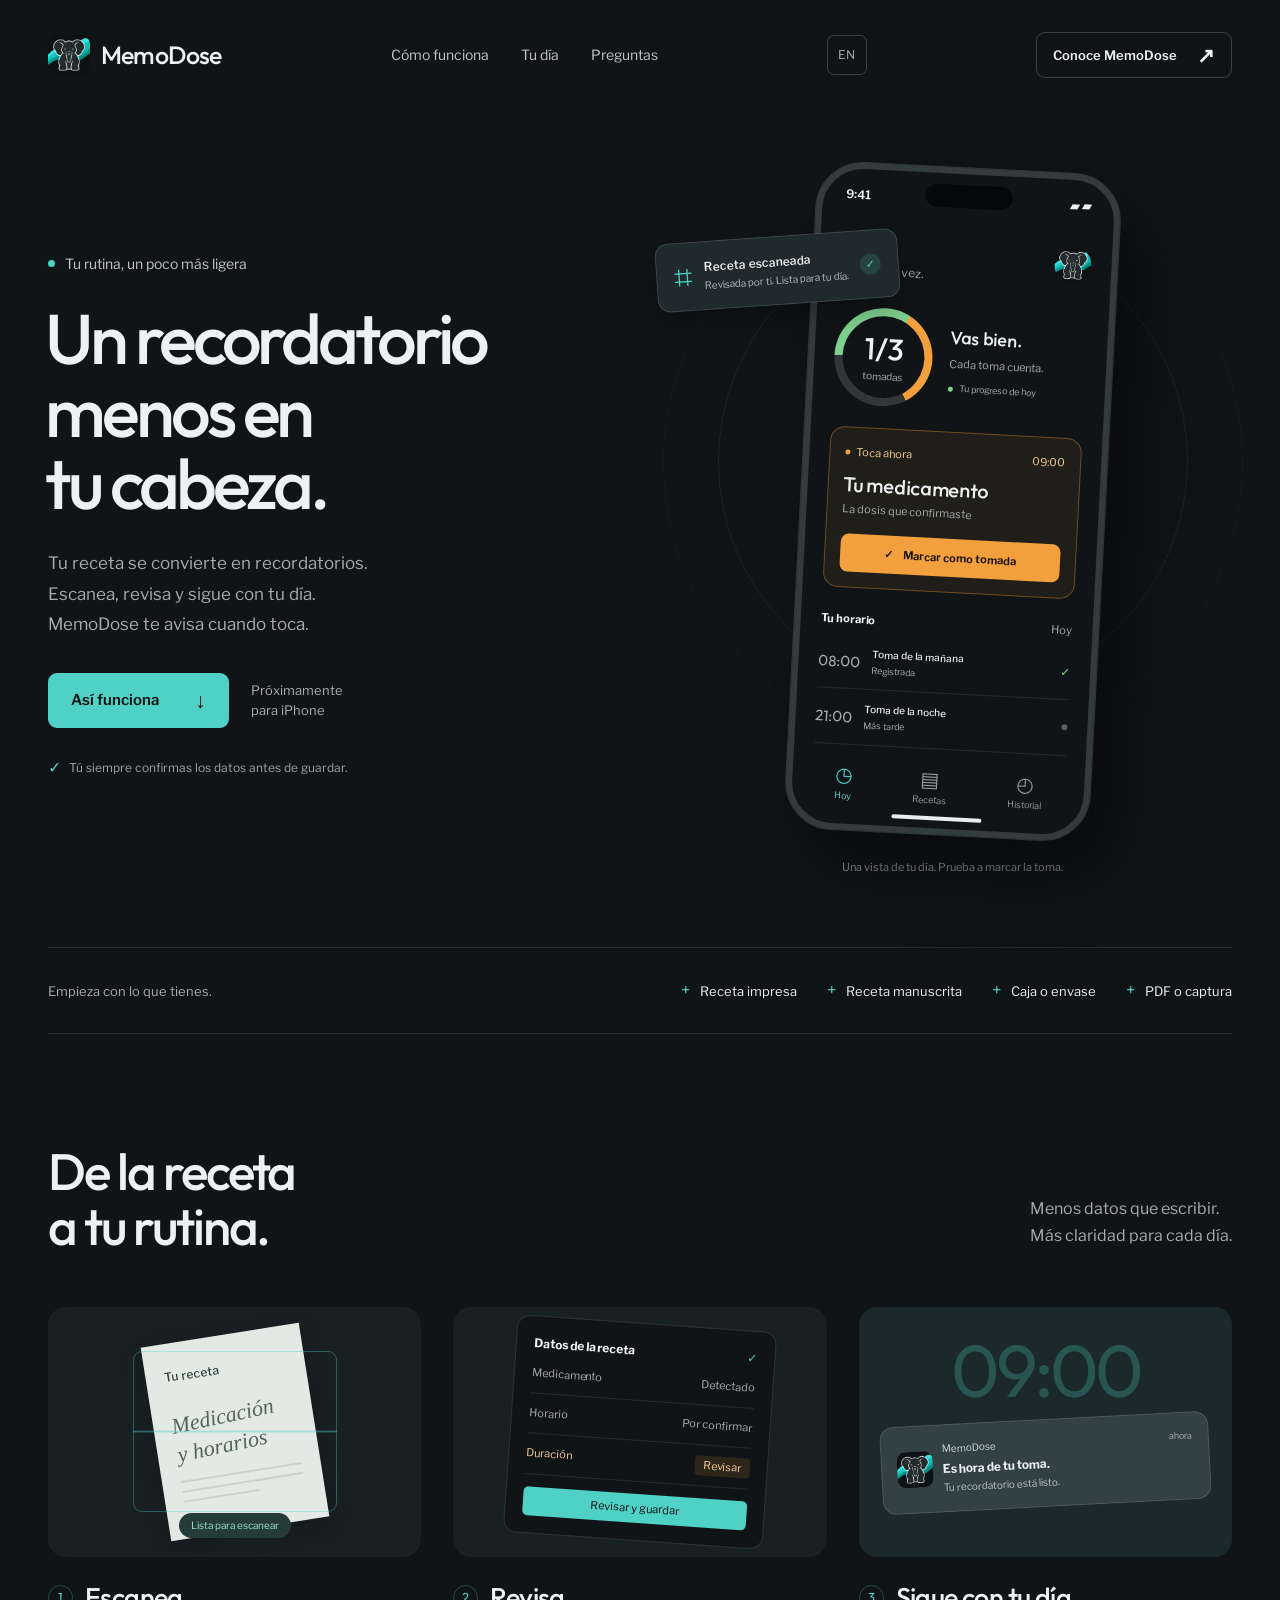
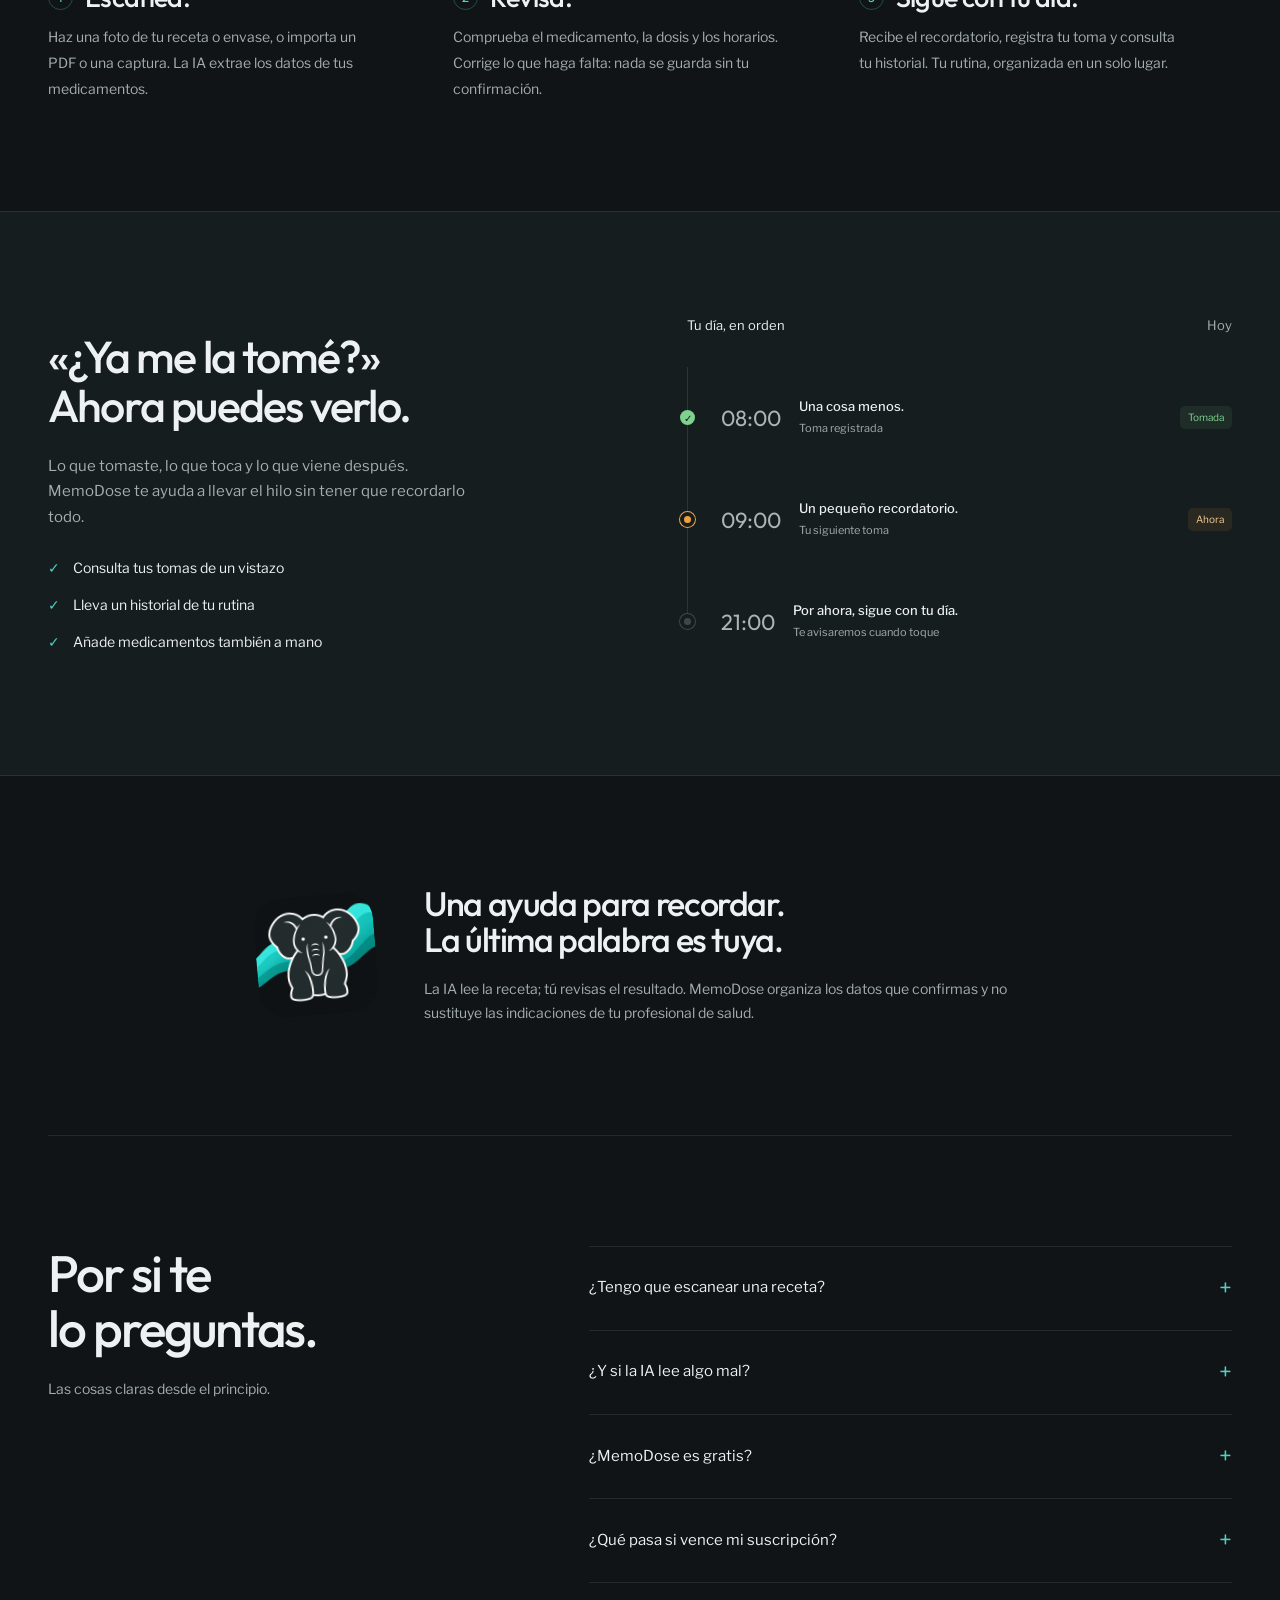
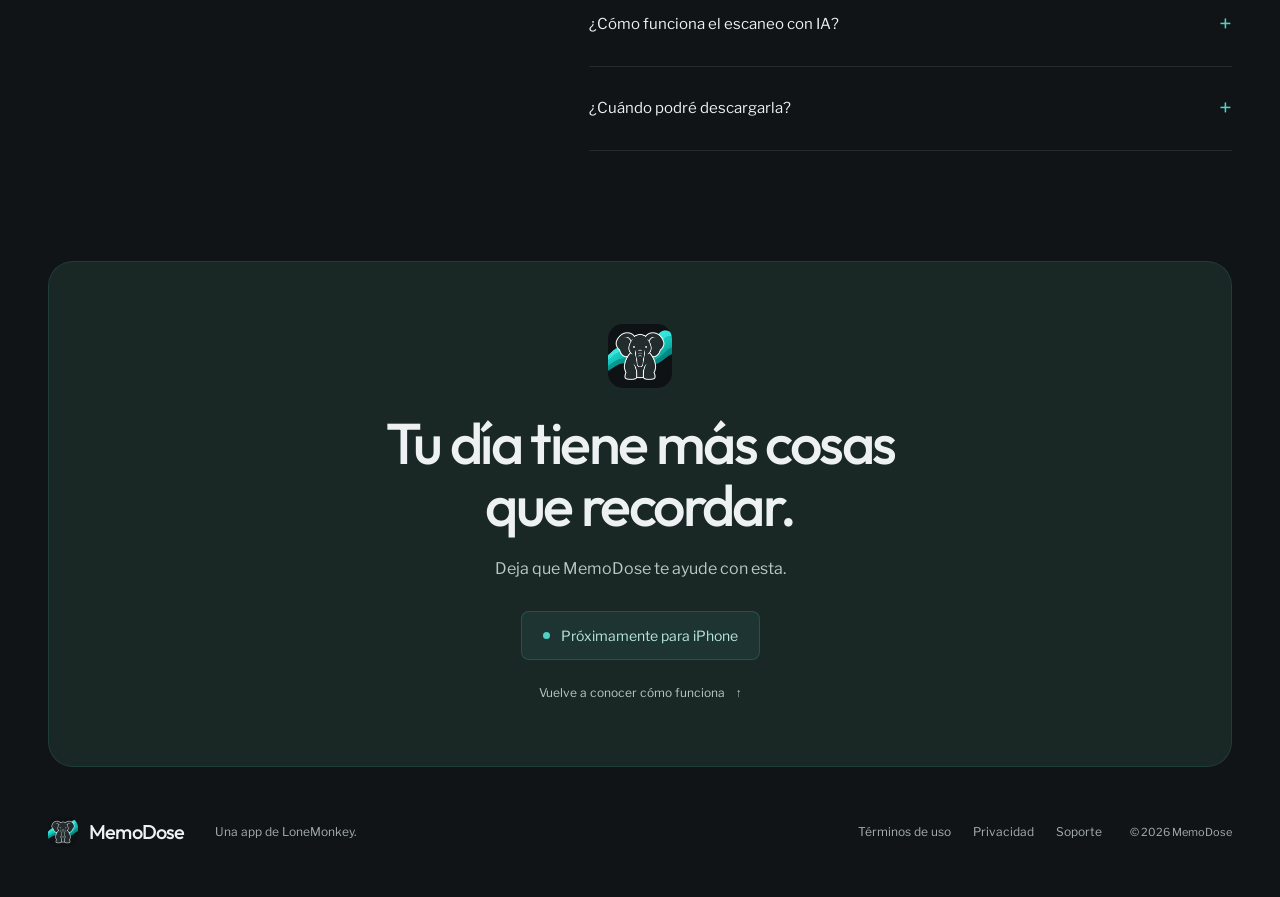
<file: index.html>
<!doctype html>
<html lang="es">
<head>
  <meta charset="utf-8">
  <meta name="viewport" content="width=device-width, initial-scale=1">
  <meta name="theme-color" content="#101416">
  <meta name="description" content="De tu receta a tus recordatorios. MemoDose te ayuda a escanear tus medicamentos, revisar los datos y organizar cada toma.">
  <title>MemoDose — Un recordatorio menos en tu cabeza</title>
  <link rel="canonical" href="https://www.memodose.app/">
  <link rel="icon" href="assets/memodose-logo.png">
  <link rel="stylesheet" href="styles.css">
  <script src="app.js" defer></script>
</head>
<body>
  <a class="skip" href="#contenido">Ir al contenido</a>
  <header class="header wrap">
    <a class="brand" href="./" aria-label="MemoDose, inicio"><img src="assets/memodose-logo.png" alt="" width="42" height="42">MemoDose</a>
    <nav aria-label="Principal"><a href="#como-funciona">Cómo funciona</a><a href="#tu-dia">Tu día</a><a href="#preguntas">Preguntas</a></nav>
    <button class="language-switch" id="language-switch" type="button" aria-label="Cambiar idioma">EN</button>
    <a class="button button-small" href="#disponibilidad">Conoce MemoDose <span aria-hidden="true">↗</span></a>
  </header>
  <main id="contenido">
    <section class="hero wrap">
      <div class="hero-copy">
        <p class="availability"><span></span>Tu rutina, un poco más ligera</p>
        <h1>Un recordatorio <br>menos en<br>tu cabeza.</h1>
        <p class="intro">Tu receta se convierte en recordatorios.<br class="desktop-break"> Escanea, revisa y sigue con tu día.<br class="desktop-break"> MemoDose te avisa cuando toca.</p>
        <div class="hero-actions"><a class="button" href="#como-funciona">Así funciona <span aria-hidden="true">↓</span></a><span class="coming">Próximamente para iPhone</span></div>
        <div class="hero-footnote"><span class="mini-check" aria-hidden="true">✓</span> Tú siempre confirmas los datos antes de guardar.</div>
      </div>
      <div class="hero-visual" aria-label="Ejemplo ilustrativo de un día en MemoDose">
        <div class="orbit orbit-one" aria-hidden="true"></div><div class="orbit orbit-two" aria-hidden="true"></div>
        <div class="scan-note"><span class="scan-icon" aria-hidden="true">⌗</span><div><strong>Receta escaneada</strong><span>Revisada por ti. Lista para tu día.</span></div><span class="check-circle" aria-hidden="true">✓</span></div>
        <div class="phone">
          <div class="phone-top"><span>9:41</span><span class="island"></span><span aria-hidden="true">▰ ▰</span></div>
          <div class="phone-content">
            <div class="app-heading"><div><h2>Hoy</h2><p>Un día a la vez.</p></div><img src="assets/memodose-logo.png" alt="" width="42" height="42"></div>
            <div class="progress-card"><div class="ring"><div><strong id="dose-count">1/3</strong><span>tomadas</span></div></div><div><strong>Vas bien.</strong><p>Cada toma cuenta.</p><div class="legend"><span></span> Tu progreso de hoy</div></div></div>
            <div class="due-card"><div class="due-label"><span class="status-dot"></span><span id="dose-status">Toca ahora</span><span>09:00</span></div><h3>Tu medicamento</h3><p>La dosis que confirmaste</p><button type="button" id="take-dose"><span aria-hidden="true">✓</span> Marcar como tomada</button></div>
            <div class="schedule-heading"><strong>Tu horario</strong><span>Hoy</span></div>
            <div class="schedule-row"><span>08:00</span><div><strong>Toma de la mañana</strong><small>Registrada</small></div><span class="taken-check" aria-hidden="true">✓</span></div>
            <div class="schedule-row"><span>21:00</span><div><strong>Toma de la noche</strong><small>Más tarde</small></div><span class="later-dot" aria-hidden="true"></span></div>
            <div class="app-tabs" aria-hidden="true"><span class="active">◷<small>Hoy</small></span><span>▤<small>Recetas</small></span><span>◴<small>Historial</small></span></div>
          </div>
          <div class="home-indicator" aria-hidden="true"></div>
        </div>
        <p class="demo-caption" id="demo-message" aria-live="polite">Una vista de tu día. Prueba a marcar la toma.</p>
      </div>
    </section>
    <section class="formats wrap" aria-label="Documentos compatibles"><span>Empieza con lo que tienes.</span><ul><li>Receta impresa</li><li>Receta manuscrita</li><li>Caja o envase</li><li>PDF o captura</li></ul></section>
    <section class="how wrap section" id="como-funciona">
      <div class="section-heading"><h2>De la receta<br>a tu rutina.</h2><p>Menos datos que escribir.<br>Más claridad para cada día.</p></div>
      <div class="steps">
        <article class="step"><div class="step-visual paper-visual" aria-hidden="true"><div class="paper"><span>Tu receta</span><div class="handwriting">Medicación<br>y horarios</div><i></i><i></i><i></i></div><div class="scan-corners"></div><span class="visual-chip">Lista para escanear</span></div><div class="step-title"><span>1</span><h3>Escanea.</h3></div><p>Haz una foto de tu receta o envase, o importa un PDF o una captura. La IA extrae los datos de tus medicamentos.</p></article>
        <article class="step"><div class="step-visual review-visual" aria-hidden="true"><div class="review-sheet"><div><strong>Datos de la receta</strong><span>✓</span></div><p>Medicamento <span>Detectado</span></p><p>Horario <span>Por confirmar</span></p><p class="review-highlight">Duración <span>Revisar</span></p><div class="review-confirm">Revisar y guardar</div></div></div><div class="step-title"><span>2</span><h3>Revisa.</h3></div><p>Comprueba el medicamento, la dosis y los horarios. Corrige lo que haga falta: nada se guarda sin tu confirmación.</p></article>
        <article class="step"><div class="step-visual notification-visual" aria-hidden="true"><span class="big-time">09:00</span><div class="notification"><img src="assets/memodose-logo.png" alt="" width="36" height="36"><div><span>MemoDose <small>ahora</small></span><strong>Es hora de tu toma.</strong><p>Tu recordatorio está listo.</p></div></div></div><div class="step-title"><span>3</span><h3>Sigue con tu día.</h3></div><p>Recibe el recordatorio, registra tu toma y consulta tu historial. Tu rutina, organizada en un solo lugar.</p></article>
      </div>
    </section>
    <section class="daily-section" id="tu-dia"><div class="wrap daily-grid"><div class="daily-copy"><h2>«¿Ya me la tomé?»<br>Ahora puedes verlo.</h2><p>Lo que tomaste, lo que toca y lo que viene después. MemoDose te ayuda a llevar el hilo sin tener que recordarlo todo.</p><ul class="benefits"><li><span>✓</span> Consulta tus tomas de un vistazo</li><li><span>✓</span> Lleva un historial de tu rutina</li><li><span>✓</span> Añade medicamentos también a mano</li></ul></div><div class="day-timeline"><div class="timeline-date">Tu día, en orden <span>Hoy</span></div><div class="timeline-item done"><span class="timeline-node">✓</span><time>08:00</time><div><h3>Una cosa menos.</h3><p>Toma registrada</p></div><span class="timeline-pill">Tomada</span></div><div class="timeline-item current"><span class="timeline-node"></span><time>09:00</time><div><h3>Un pequeño recordatorio.</h3><p>Tu siguiente toma</p></div><span class="timeline-pill">Ahora</span></div><div class="timeline-item"><span class="timeline-node"></span><time>21:00</time><div><h3>Por ahora, sigue con tu día.</h3><p>Te avisaremos cuando toque</p></div></div></div></div></section>
    <section class="trust wrap section"><img src="assets/memodose-logo.png" alt="Elefante de MemoDose" width="100" height="100"><div><h2>Una ayuda para recordar.<br>La última palabra es tuya.</h2><p>La IA lee la receta; tú revisas el resultado. MemoDose organiza los datos que confirmas y no sustituye las indicaciones de tu profesional de salud.</p></div></section>
    <section class="faq wrap section" id="preguntas"><div><h2>Por si te <br>lo preguntas.</h2><p>Las cosas claras desde el principio.</p></div><div class="questions">
      <details><summary>¿Tengo que escanear una receta?<span aria-hidden="true">+</span></summary><p>No. También puedes añadir tus medicamentos a mano y configurar sus horarios. El escaneo es una ayuda para reducir lo que tienes que escribir.</p></details>
      <details><summary>¿Y si la IA lee algo mal?<span aria-hidden="true">+</span></summary><p>Siempre revisas el resultado antes de guardarlo. Puedes corregir los datos y completar lo que no se haya podido leer. Confirma la información con tu receta y consulta a tu profesional de salud si tienes dudas.</p></details>
      <details><summary>¿MemoDose es gratis?<span aria-hidden="true">+</span></summary><p>MemoDose está pensada con una prueba gratis de 7 días y una suscripción mensual o anual. Podrás consultar el precio y las condiciones en la app antes de suscribirte.</p></details>
      <details><summary>¿Qué pasa si vence mi suscripción?<span aria-hidden="true">+</span></summary><p>Los recordatorios que ya configuraste siguen funcionando. Para escanear, añadir o editar medicamentos, necesitas una suscripción activa.</p></details>
      <details><summary>¿Cómo funciona el escaneo con IA?<span aria-hidden="true">+</span></summary><p>Con tu consentimiento, el documento que eliges se envía a un servicio en la nube que usa Claude, de Anthropic, para extraer sus datos. Puedes desactivar el escaneo con IA en Ajustes y añadir tus medicamentos manualmente.</p></details>
      <details><summary>¿Cuándo podré descargarla?<span aria-hidden="true">+</span></summary><p>Estamos preparando el lanzamiento para iPhone. Aquí encontrarás el enlace de descarga cuando MemoDose esté disponible. También está prevista una versión para Android.</p></details>
    </div></section>
    <section class="closing wrap" id="disponibilidad"><img src="assets/memodose-logo.png" alt="" width="64" height="64"><h2>Tu día tiene más cosas<br>que recordar.</h2><p>Deja que MemoDose te ayude con esta.</p><div class="launch-status"><span></span> Próximamente para iPhone</div><a href="#como-funciona">Vuelve a conocer cómo funciona <span aria-hidden="true">↑</span></a></section>
  </main>
  <footer class="footer wrap"><a class="brand" href="./"><img src="assets/memodose-logo.png" alt="" width="30" height="30">MemoDose</a><span>Una app de LoneMonkey.</span><nav class="footer-links" aria-label="Legal"><a href="https://www.apple.com/legal/internet-services/itunes/dev/stdeula/">Términos de uso</a><a href="privacidad.html">Privacidad</a><a href="soporte.html">Soporte</a></nav><span class="copyright">© <span id="year">2026</span> MemoDose</span></footer>
</body>
</html>
</file>
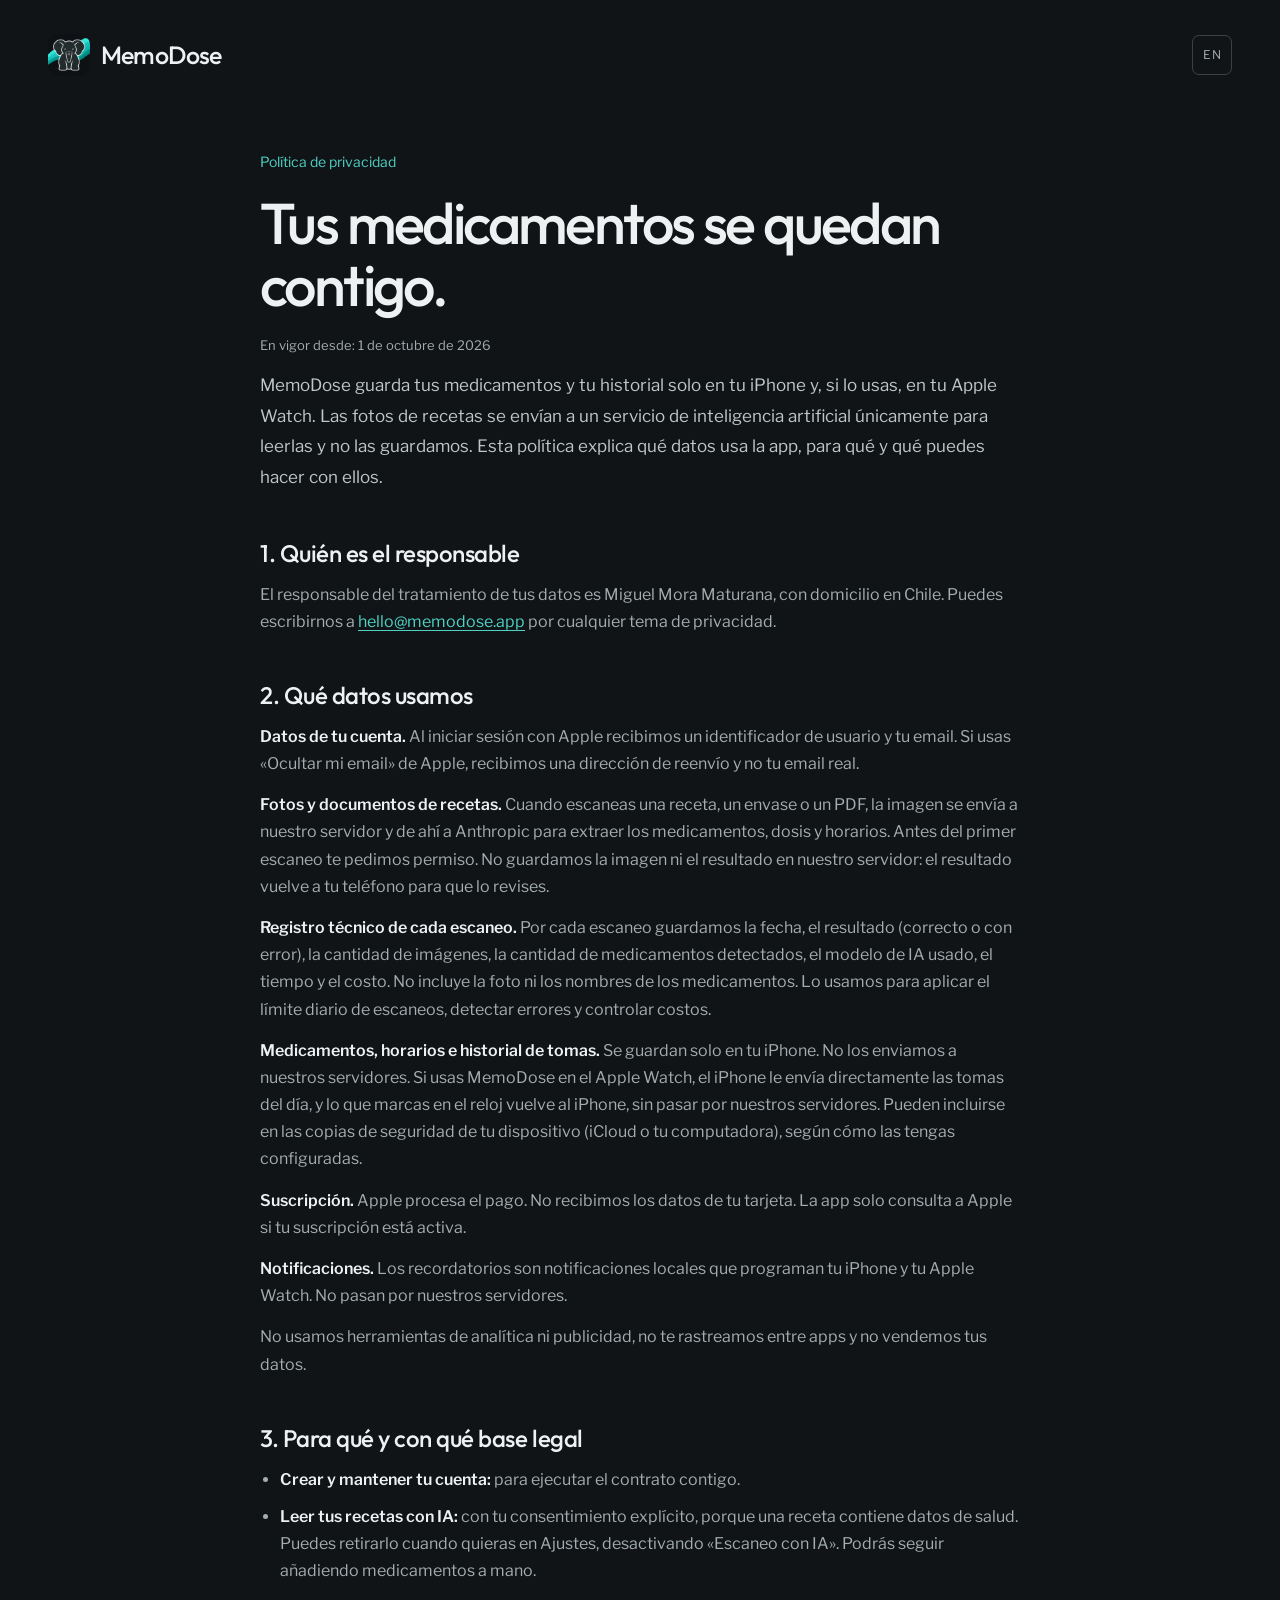
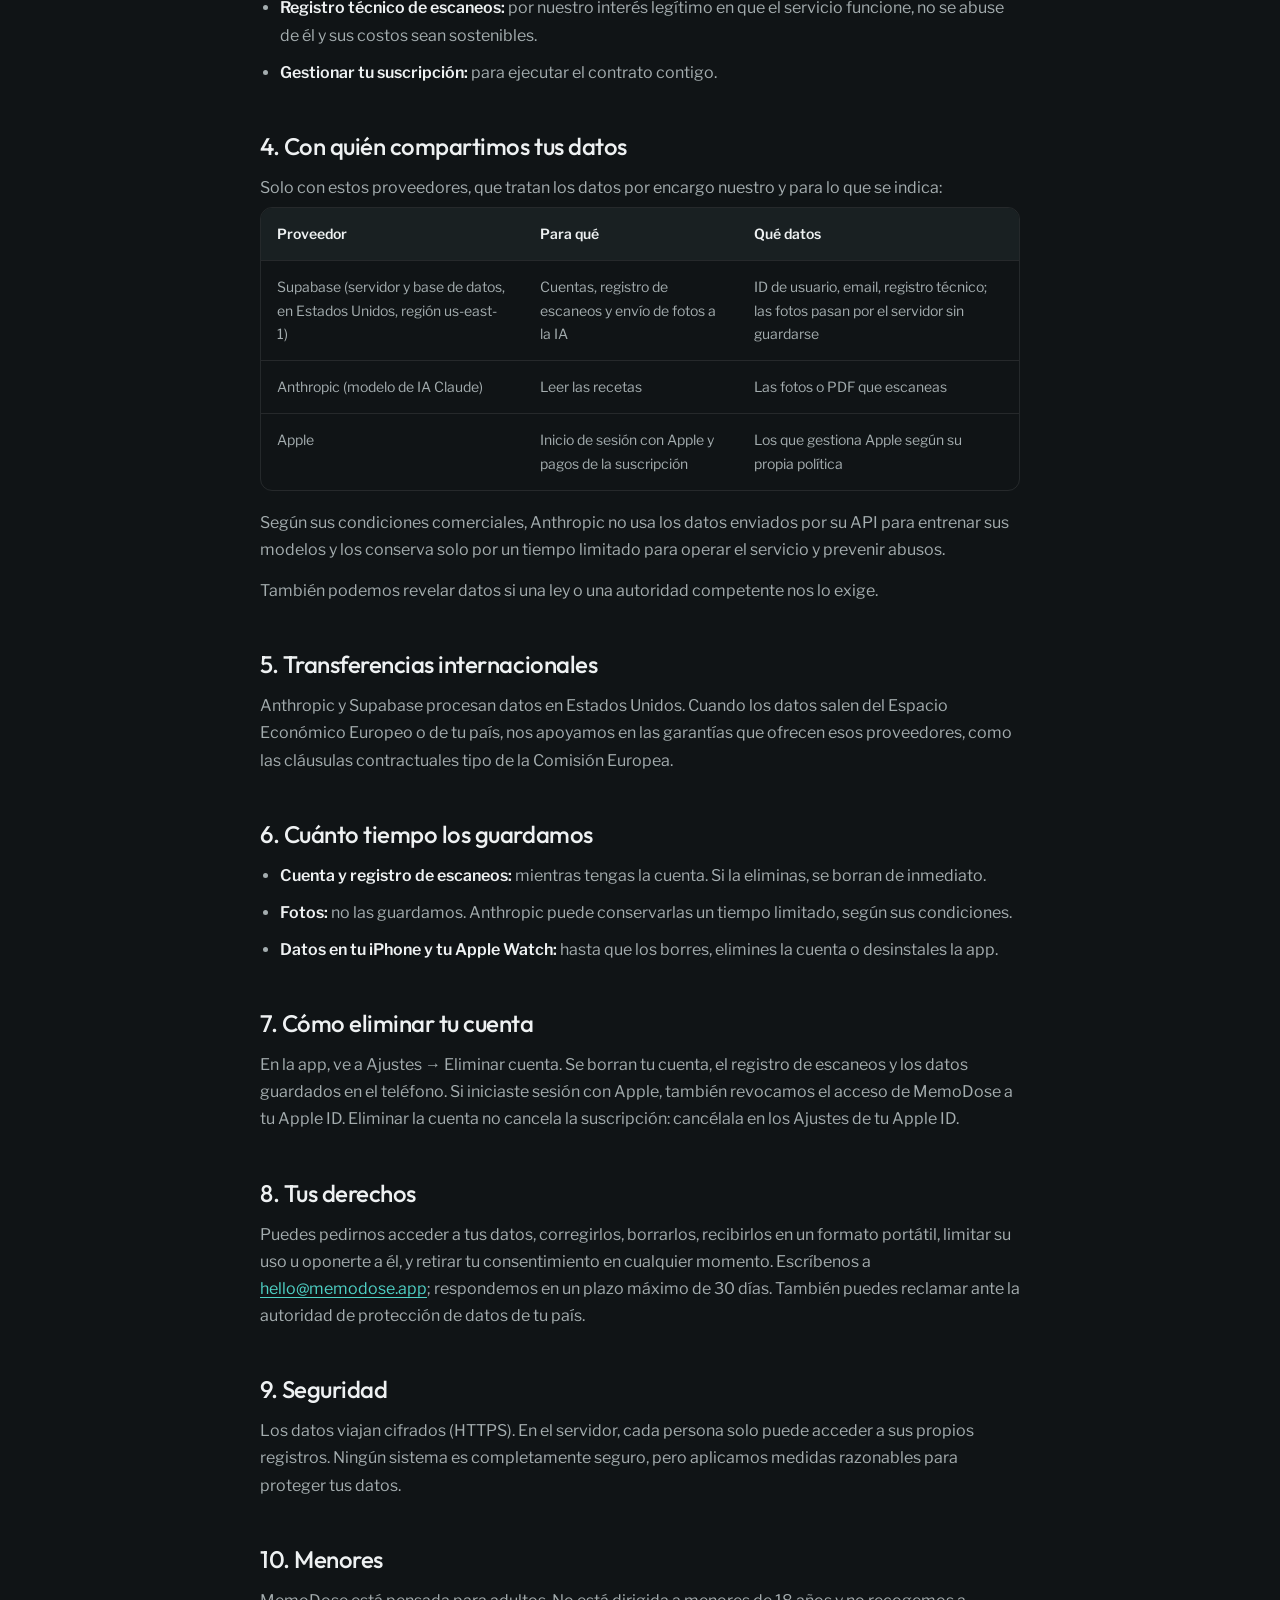
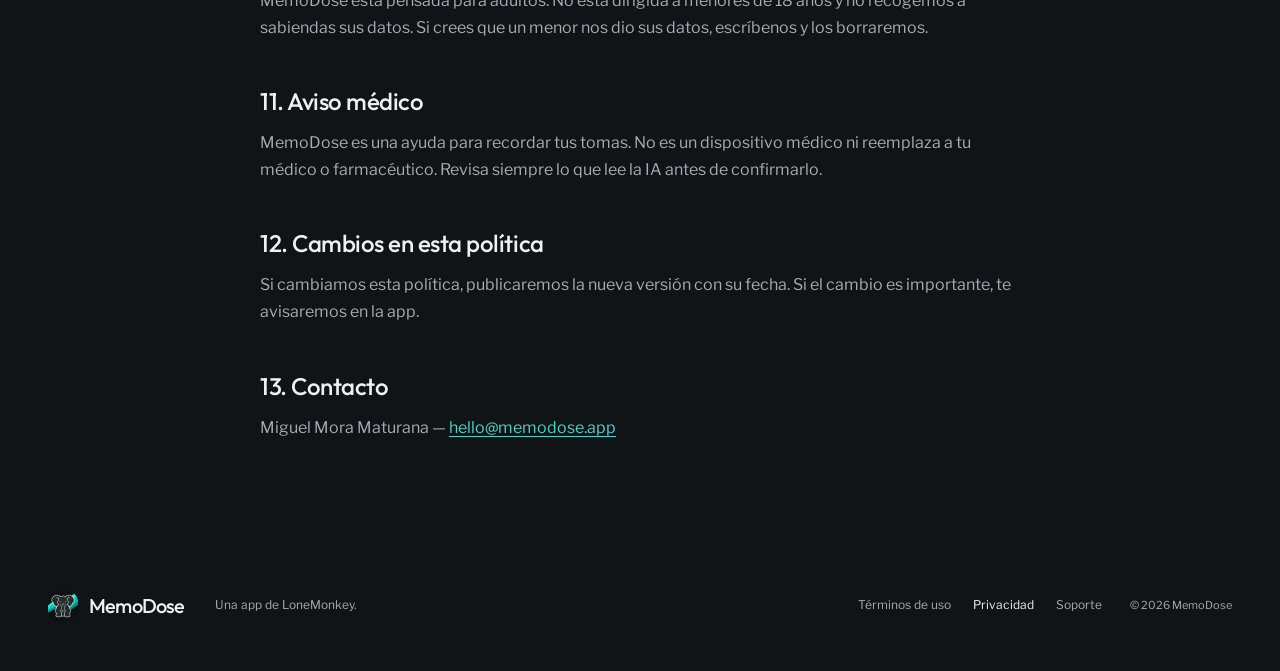
<file: privacidad.html>
<!doctype html>
<html lang="es">
<head>
  <meta charset="utf-8">
  <meta name="viewport" content="width=device-width, initial-scale=1">
  <meta name="theme-color" content="#101416">
  <meta name="description" content="Qué datos usa MemoDose, para qué y qué puedes hacer con ellos.">
  <title>Política de privacidad — MemoDose</title>
  <link rel="canonical" href="https://www.memodose.app/privacidad.html">
  <link rel="icon" href="assets/memodose-logo.png">
  <link rel="alternate" hreflang="en" href="https://www.memodose.app/privacy.html">
  <link rel="stylesheet" href="styles.css">
</head>
<body>
  <a class="skip" href="#contenido">Ir al contenido</a>
  <header class="header wrap">
    <a class="brand" href="./" aria-label="MemoDose, inicio"><img src="assets/memodose-logo.png" alt="" width="42" height="42">MemoDose</a>
    <a class="language-switch" href="privacy.html" hreflang="en" lang="en">EN</a>
  </header>
  <main id="contenido" class="legal wrap">
    <p class="legal-kicker">Política de privacidad</p>
    <h1>Tus medicamentos se quedan contigo.</h1>
    <p class="legal-date">En vigor desde: 1 de octubre de 2026</p>
    <p class="legal-lead">MemoDose guarda tus medicamentos y tu historial solo en tu iPhone y, si lo usas, en tu Apple Watch. Las fotos de recetas se envían a un servicio de inteligencia artificial únicamente para leerlas y no las guardamos. Esta política explica qué datos usa la app, para qué y qué puedes hacer con ellos.</p>

    <h2>1. Quién es el responsable</h2>
    <p>El responsable del tratamiento de tus datos es Miguel Mora Maturana, con domicilio en Chile. Puedes escribirnos a <a href="mailto:hello@memodose.app">hello@memodose.app</a> por cualquier tema de privacidad.</p>

    <h2>2. Qué datos usamos</h2>
    <p><strong>Datos de tu cuenta.</strong> Al iniciar sesión con Apple recibimos un identificador de usuario y tu email. Si usas «Ocultar mi email» de Apple, recibimos una dirección de reenvío y no tu email real.</p>
    <p><strong>Fotos y documentos de recetas.</strong> Cuando escaneas una receta, un envase o un PDF, la imagen se envía a nuestro servidor y de ahí a Anthropic para extraer los medicamentos, dosis y horarios. Antes del primer escaneo te pedimos permiso. No guardamos la imagen ni el resultado en nuestro servidor: el resultado vuelve a tu teléfono para que lo revises.</p>
    <p><strong>Registro técnico de cada escaneo.</strong> Por cada escaneo guardamos la fecha, el resultado (correcto o con error), la cantidad de imágenes, la cantidad de medicamentos detectados, el modelo de IA usado, el tiempo y el costo. No incluye la foto ni los nombres de los medicamentos. Lo usamos para aplicar el límite diario de escaneos, detectar errores y controlar costos.</p>
    <p><strong>Medicamentos, horarios e historial de tomas.</strong> Se guardan solo en tu iPhone. No los enviamos a nuestros servidores. Si usas MemoDose en el Apple Watch, el iPhone le envía directamente las tomas del día, y lo que marcas en el reloj vuelve al iPhone, sin pasar por nuestros servidores. Pueden incluirse en las copias de seguridad de tu dispositivo (iCloud o tu computadora), según cómo las tengas configuradas.</p>
    <p><strong>Suscripción.</strong> Apple procesa el pago. No recibimos los datos de tu tarjeta. La app solo consulta a Apple si tu suscripción está activa.</p>
    <p><strong>Notificaciones.</strong> Los recordatorios son notificaciones locales que programan tu iPhone y tu Apple Watch. No pasan por nuestros servidores.</p>
    <p>No usamos herramientas de analítica ni publicidad, no te rastreamos entre apps y no vendemos tus datos.</p>

    <h2>3. Para qué y con qué base legal</h2>
    <ul>
      <li><strong>Crear y mantener tu cuenta:</strong> para ejecutar el contrato contigo.</li>
      <li><strong>Leer tus recetas con IA:</strong> con tu consentimiento explícito, porque una receta contiene datos de salud. Puedes retirarlo cuando quieras en Ajustes, desactivando «Escaneo con IA». Podrás seguir añadiendo medicamentos a mano.</li>
      <li><strong>Registro técnico de escaneos:</strong> por nuestro interés legítimo en que el servicio funcione, no se abuse de él y sus costos sean sostenibles.</li>
      <li><strong>Gestionar tu suscripción:</strong> para ejecutar el contrato contigo.</li>
    </ul>

    <h2>4. Con quién compartimos tus datos</h2>
    <p>Solo con estos proveedores, que tratan los datos por encargo nuestro y para lo que se indica:</p>
    <div class="legal-table">
      <table>
        <thead><tr><th>Proveedor</th><th>Para qué</th><th>Qué datos</th></tr></thead>
        <tbody>
          <tr><td>Supabase (servidor y base de datos, en Estados Unidos, región us-east-1)</td><td>Cuentas, registro de escaneos y envío de fotos a la IA</td><td>ID de usuario, email, registro técnico; las fotos pasan por el servidor sin guardarse</td></tr>
          <tr><td>Anthropic (modelo de IA Claude)</td><td>Leer las recetas</td><td>Las fotos o PDF que escaneas</td></tr>
          <tr><td>Apple</td><td>Inicio de sesión con Apple y pagos de la suscripción</td><td>Los que gestiona Apple según su propia política</td></tr>
        </tbody>
      </table>
    </div>
    <p>Según sus condiciones comerciales, Anthropic no usa los datos enviados por su API para entrenar sus modelos y los conserva solo por un tiempo limitado para operar el servicio y prevenir abusos.</p>
    <p>También podemos revelar datos si una ley o una autoridad competente nos lo exige.</p>

    <h2>5. Transferencias internacionales</h2>
    <p>Anthropic y Supabase procesan datos en Estados Unidos. Cuando los datos salen del Espacio Económico Europeo o de tu país, nos apoyamos en las garantías que ofrecen esos proveedores, como las cláusulas contractuales tipo de la Comisión Europea.</p>

    <h2>6. Cuánto tiempo los guardamos</h2>
    <ul>
      <li><strong>Cuenta y registro de escaneos:</strong> mientras tengas la cuenta. Si la eliminas, se borran de inmediato.</li>
      <li><strong>Fotos:</strong> no las guardamos. Anthropic puede conservarlas un tiempo limitado, según sus condiciones.</li>
      <li><strong>Datos en tu iPhone y tu Apple Watch:</strong> hasta que los borres, elimines la cuenta o desinstales la app.</li>
    </ul>

    <h2>7. Cómo eliminar tu cuenta</h2>
    <p>En la app, ve a Ajustes → Eliminar cuenta. Se borran tu cuenta, el registro de escaneos y los datos guardados en el teléfono. Si iniciaste sesión con Apple, también revocamos el acceso de MemoDose a tu Apple ID. Eliminar la cuenta no cancela la suscripción: cancélala en los Ajustes de tu Apple ID.</p>

    <h2>8. Tus derechos</h2>
    <p>Puedes pedirnos acceder a tus datos, corregirlos, borrarlos, recibirlos en un formato portátil, limitar su uso u oponerte a él, y retirar tu consentimiento en cualquier momento. Escríbenos a <a href="mailto:hello@memodose.app">hello@memodose.app</a>; respondemos en un plazo máximo de 30 días. También puedes reclamar ante la autoridad de protección de datos de tu país.</p>

    <h2>9. Seguridad</h2>
    <p>Los datos viajan cifrados (HTTPS). En el servidor, cada persona solo puede acceder a sus propios registros. Ningún sistema es completamente seguro, pero aplicamos medidas razonables para proteger tus datos.</p>

    <h2>10. Menores</h2>
    <p>MemoDose está pensada para adultos. No está dirigida a menores de 18 años y no recogemos a sabiendas sus datos. Si crees que un menor nos dio sus datos, escríbenos y los borraremos.</p>

    <h2>11. Aviso médico</h2>
    <p>MemoDose es una ayuda para recordar tus tomas. No es un dispositivo médico ni reemplaza a tu médico o farmacéutico. Revisa siempre lo que lee la IA antes de confirmarlo.</p>

    <h2>12. Cambios en esta política</h2>
    <p>Si cambiamos esta política, publicaremos la nueva versión con su fecha. Si el cambio es importante, te avisaremos en la app.</p>

    <h2>13. Contacto</h2>
    <p>Miguel Mora Maturana — <a href="mailto:hello@memodose.app">hello@memodose.app</a></p>
  </main>
  <footer class="footer wrap"><a class="brand" href="./"><img src="assets/memodose-logo.png" alt="" width="30" height="30">MemoDose</a><span>Una app de LoneMonkey.</span><nav class="footer-links" aria-label="Legal"><a href="https://www.apple.com/legal/internet-services/itunes/dev/stdeula/">Términos de uso</a><a href="privacidad.html" aria-current="page">Privacidad</a><a href="soporte.html">Soporte</a></nav><span class="copyright">© 2026 MemoDose</span></footer>
</body>
</html>
</file>
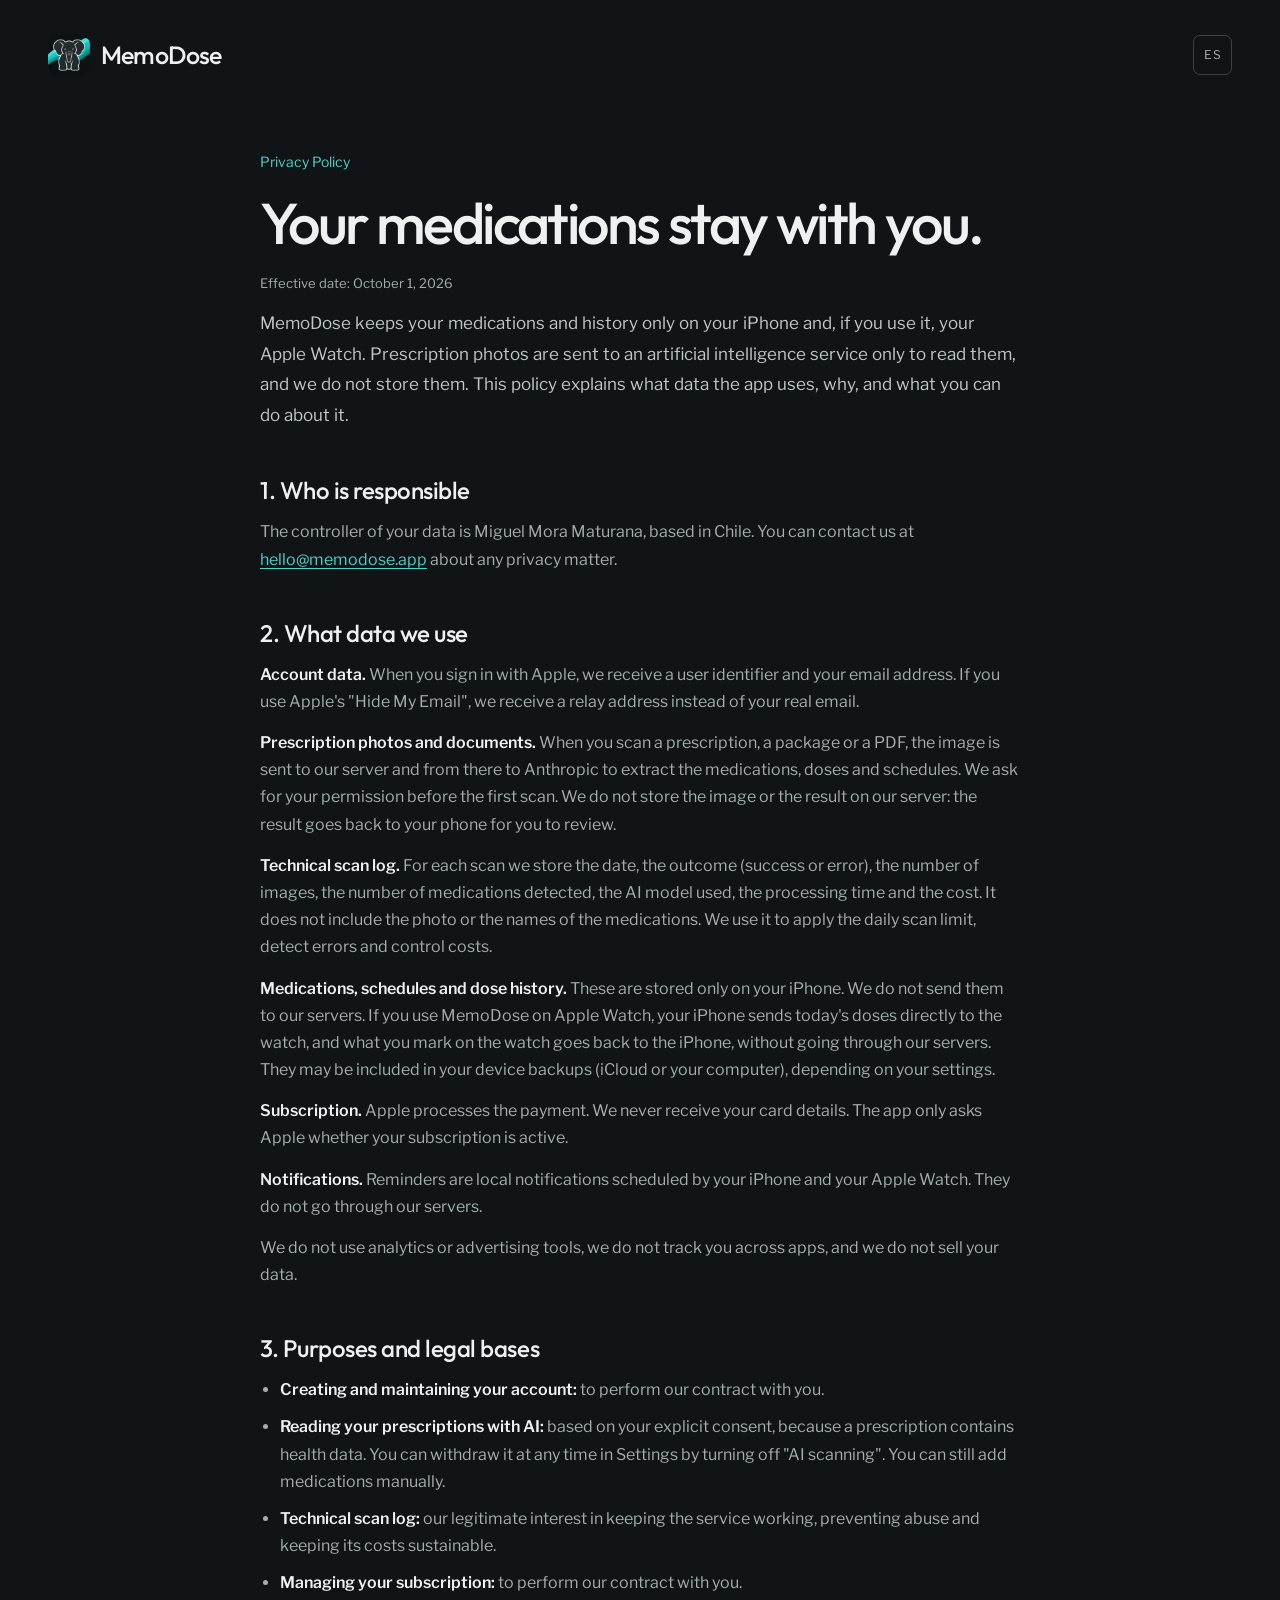
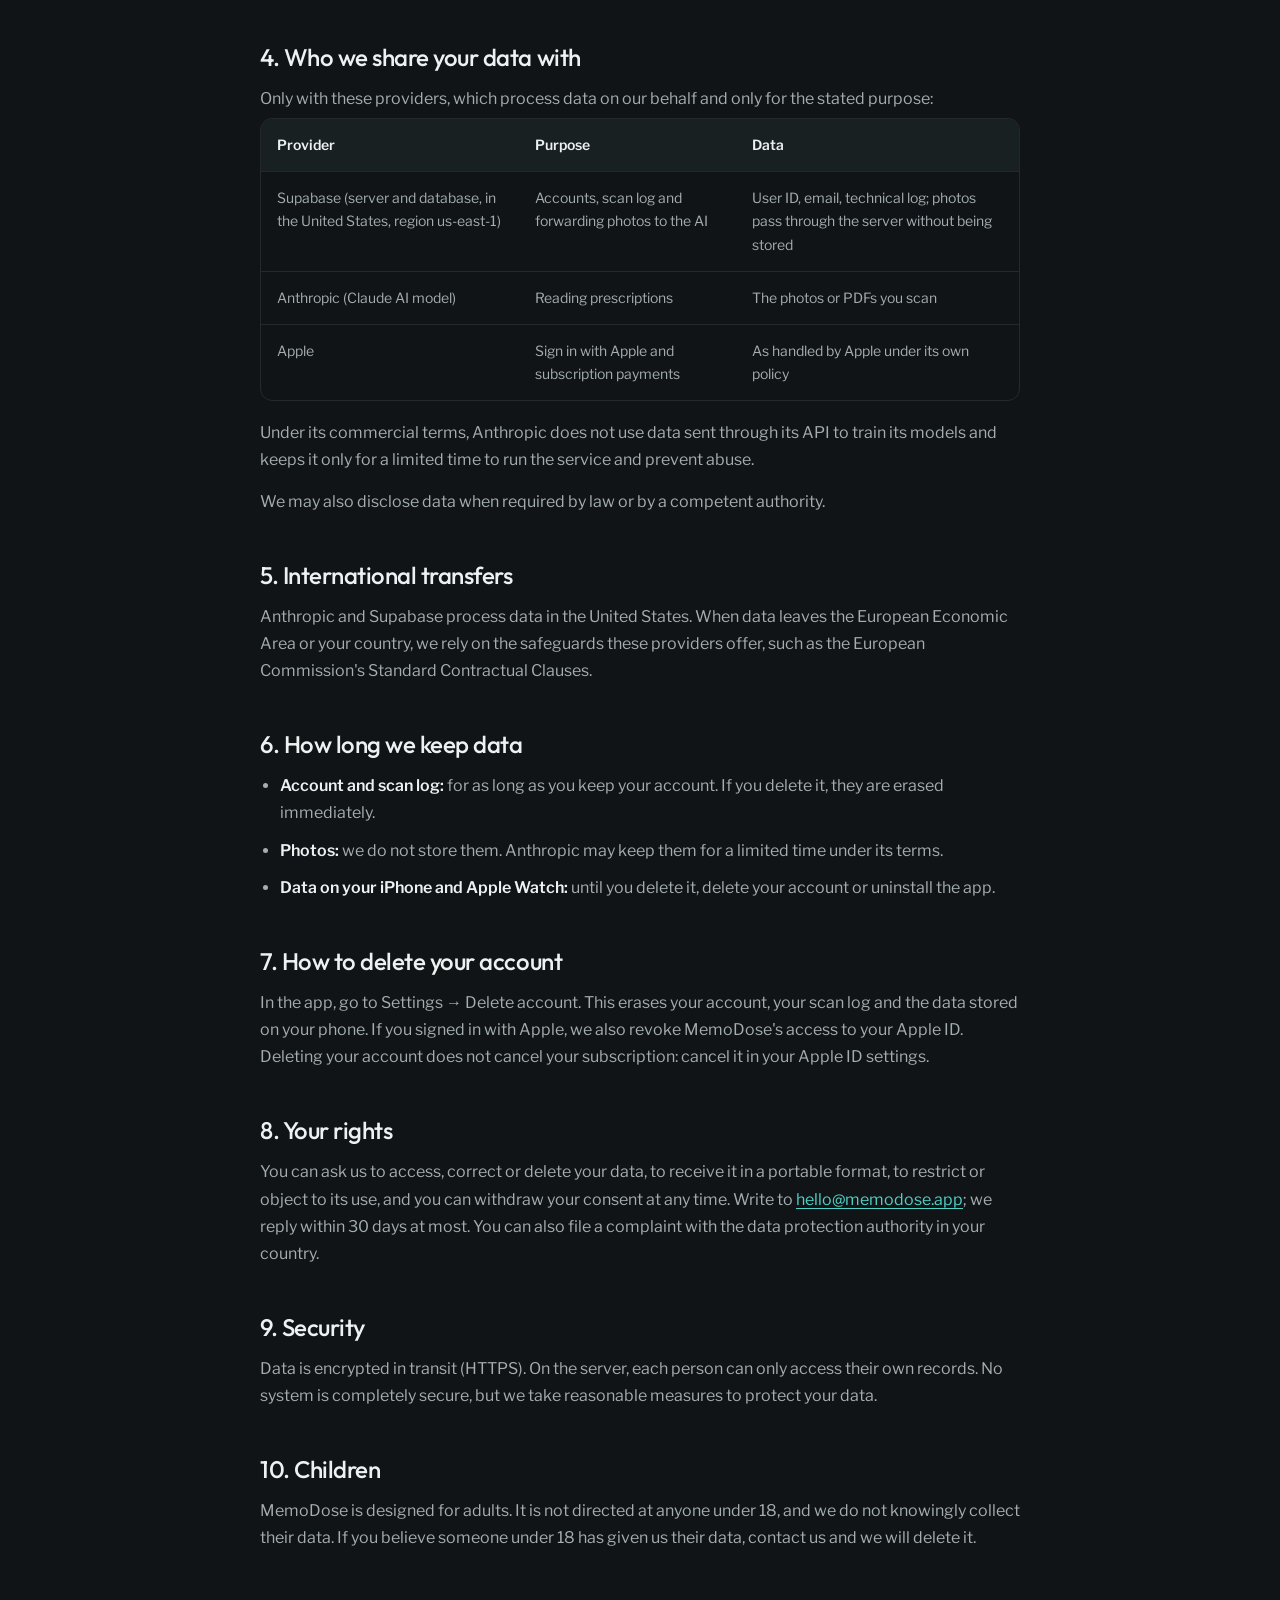
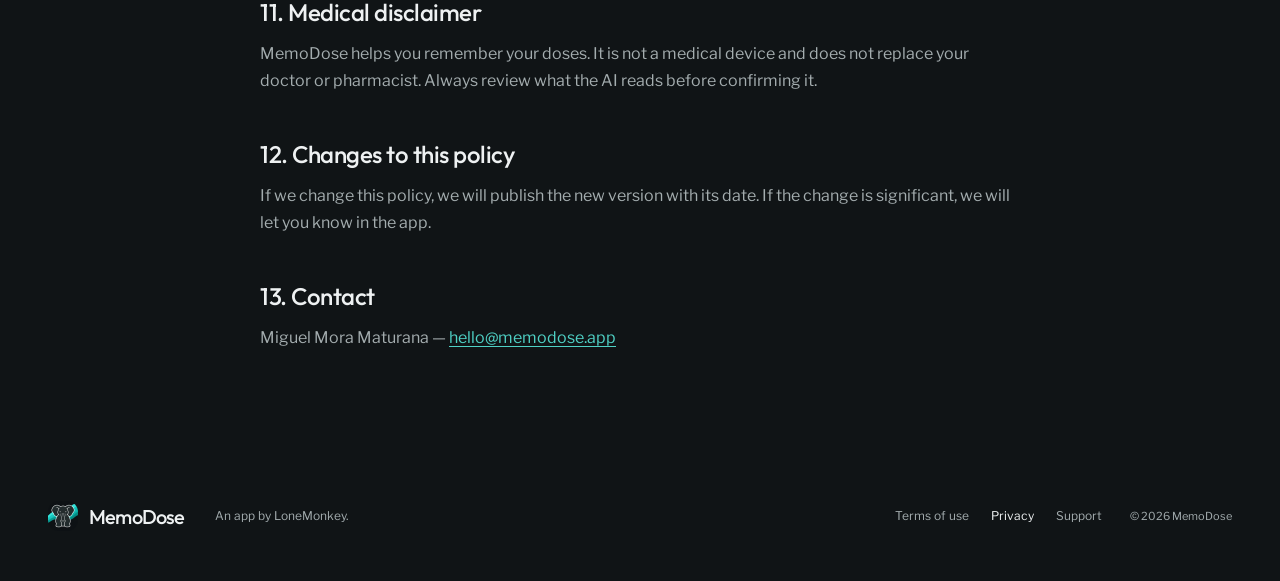
<file: privacy.html>
<!doctype html>
<html lang="en">
<head>
  <meta charset="utf-8">
  <meta name="viewport" content="width=device-width, initial-scale=1">
  <meta name="theme-color" content="#101416">
  <meta name="description" content="What data MemoDose uses, why, and what you can do about it.">
  <title>Privacy Policy — MemoDose</title>
  <link rel="canonical" href="https://www.memodose.app/privacy.html">
  <link rel="icon" href="assets/memodose-logo.png">
  <link rel="alternate" hreflang="es" href="https://www.memodose.app/privacidad.html">
  <link rel="stylesheet" href="styles.css">
</head>
<body>
  <a class="skip" href="#content">Skip to content</a>
  <header class="header wrap">
    <a class="brand" href="./" aria-label="MemoDose, home"><img src="assets/memodose-logo.png" alt="" width="42" height="42">MemoDose</a>
    <a class="language-switch" href="privacidad.html" hreflang="es" lang="es">ES</a>
  </header>
  <main id="content" class="legal wrap">
    <p class="legal-kicker">Privacy Policy</p>
    <h1>Your medications stay with you.</h1>
    <p class="legal-date">Effective date: October 1, 2026</p>
    <p class="legal-lead">MemoDose keeps your medications and history only on your iPhone and, if you use it, your Apple Watch. Prescription photos are sent to an artificial intelligence service only to read them, and we do not store them. This policy explains what data the app uses, why, and what you can do about it.</p>

    <h2>1. Who is responsible</h2>
    <p>The controller of your data is Miguel Mora Maturana, based in Chile. You can contact us at <a href="mailto:hello@memodose.app">hello@memodose.app</a> about any privacy matter.</p>

    <h2>2. What data we use</h2>
    <p><strong>Account data.</strong> When you sign in with Apple, we receive a user identifier and your email address. If you use Apple's "Hide My Email", we receive a relay address instead of your real email.</p>
    <p><strong>Prescription photos and documents.</strong> When you scan a prescription, a package or a PDF, the image is sent to our server and from there to Anthropic to extract the medications, doses and schedules. We ask for your permission before the first scan. We do not store the image or the result on our server: the result goes back to your phone for you to review.</p>
    <p><strong>Technical scan log.</strong> For each scan we store the date, the outcome (success or error), the number of images, the number of medications detected, the AI model used, the processing time and the cost. It does not include the photo or the names of the medications. We use it to apply the daily scan limit, detect errors and control costs.</p>
    <p><strong>Medications, schedules and dose history.</strong> These are stored only on your iPhone. We do not send them to our servers. If you use MemoDose on Apple Watch, your iPhone sends today's doses directly to the watch, and what you mark on the watch goes back to the iPhone, without going through our servers. They may be included in your device backups (iCloud or your computer), depending on your settings.</p>
    <p><strong>Subscription.</strong> Apple processes the payment. We never receive your card details. The app only asks Apple whether your subscription is active.</p>
    <p><strong>Notifications.</strong> Reminders are local notifications scheduled by your iPhone and your Apple Watch. They do not go through our servers.</p>
    <p>We do not use analytics or advertising tools, we do not track you across apps, and we do not sell your data.</p>

    <h2>3. Purposes and legal bases</h2>
    <ul>
      <li><strong>Creating and maintaining your account:</strong> to perform our contract with you.</li>
      <li><strong>Reading your prescriptions with AI:</strong> based on your explicit consent, because a prescription contains health data. You can withdraw it at any time in Settings by turning off "AI scanning". You can still add medications manually.</li>
      <li><strong>Technical scan log:</strong> our legitimate interest in keeping the service working, preventing abuse and keeping its costs sustainable.</li>
      <li><strong>Managing your subscription:</strong> to perform our contract with you.</li>
    </ul>

    <h2>4. Who we share your data with</h2>
    <p>Only with these providers, which process data on our behalf and only for the stated purpose:</p>
    <div class="legal-table">
      <table>
        <thead><tr><th>Provider</th><th>Purpose</th><th>Data</th></tr></thead>
        <tbody>
          <tr><td>Supabase (server and database, in the United States, region us-east-1)</td><td>Accounts, scan log and forwarding photos to the AI</td><td>User ID, email, technical log; photos pass through the server without being stored</td></tr>
          <tr><td>Anthropic (Claude AI model)</td><td>Reading prescriptions</td><td>The photos or PDFs you scan</td></tr>
          <tr><td>Apple</td><td>Sign in with Apple and subscription payments</td><td>As handled by Apple under its own policy</td></tr>
        </tbody>
      </table>
    </div>
    <p>Under its commercial terms, Anthropic does not use data sent through its API to train its models and keeps it only for a limited time to run the service and prevent abuse.</p>
    <p>We may also disclose data when required by law or by a competent authority.</p>

    <h2>5. International transfers</h2>
    <p>Anthropic and Supabase process data in the United States. When data leaves the European Economic Area or your country, we rely on the safeguards these providers offer, such as the European Commission's Standard Contractual Clauses.</p>

    <h2>6. How long we keep data</h2>
    <ul>
      <li><strong>Account and scan log:</strong> for as long as you keep your account. If you delete it, they are erased immediately.</li>
      <li><strong>Photos:</strong> we do not store them. Anthropic may keep them for a limited time under its terms.</li>
      <li><strong>Data on your iPhone and Apple Watch:</strong> until you delete it, delete your account or uninstall the app.</li>
    </ul>

    <h2>7. How to delete your account</h2>
    <p>In the app, go to Settings → Delete account. This erases your account, your scan log and the data stored on your phone. If you signed in with Apple, we also revoke MemoDose's access to your Apple ID. Deleting your account does not cancel your subscription: cancel it in your Apple ID settings.</p>

    <h2>8. Your rights</h2>
    <p>You can ask us to access, correct or delete your data, to receive it in a portable format, to restrict or object to its use, and you can withdraw your consent at any time. Write to <a href="mailto:hello@memodose.app">hello@memodose.app</a>; we reply within 30 days at most. You can also file a complaint with the data protection authority in your country.</p>

    <h2>9. Security</h2>
    <p>Data is encrypted in transit (HTTPS). On the server, each person can only access their own records. No system is completely secure, but we take reasonable measures to protect your data.</p>

    <h2>10. Children</h2>
    <p>MemoDose is designed for adults. It is not directed at anyone under 18, and we do not knowingly collect their data. If you believe someone under 18 has given us their data, contact us and we will delete it.</p>

    <h2>11. Medical disclaimer</h2>
    <p>MemoDose helps you remember your doses. It is not a medical device and does not replace your doctor or pharmacist. Always review what the AI reads before confirming it.</p>

    <h2>12. Changes to this policy</h2>
    <p>If we change this policy, we will publish the new version with its date. If the change is significant, we will let you know in the app.</p>

    <h2>13. Contact</h2>
    <p>Miguel Mora Maturana — <a href="mailto:hello@memodose.app">hello@memodose.app</a></p>
  </main>
  <footer class="footer wrap"><a class="brand" href="./"><img src="assets/memodose-logo.png" alt="" width="30" height="30">MemoDose</a><span>An app by LoneMonkey.</span><nav class="footer-links" aria-label="Legal"><a href="https://www.apple.com/legal/internet-services/itunes/dev/stdeula/">Terms of use</a><a href="privacy.html" aria-current="page">Privacy</a><a href="support.html">Support</a></nav><span class="copyright">© 2026 MemoDose</span></footer>
</body>
</html>
</file>
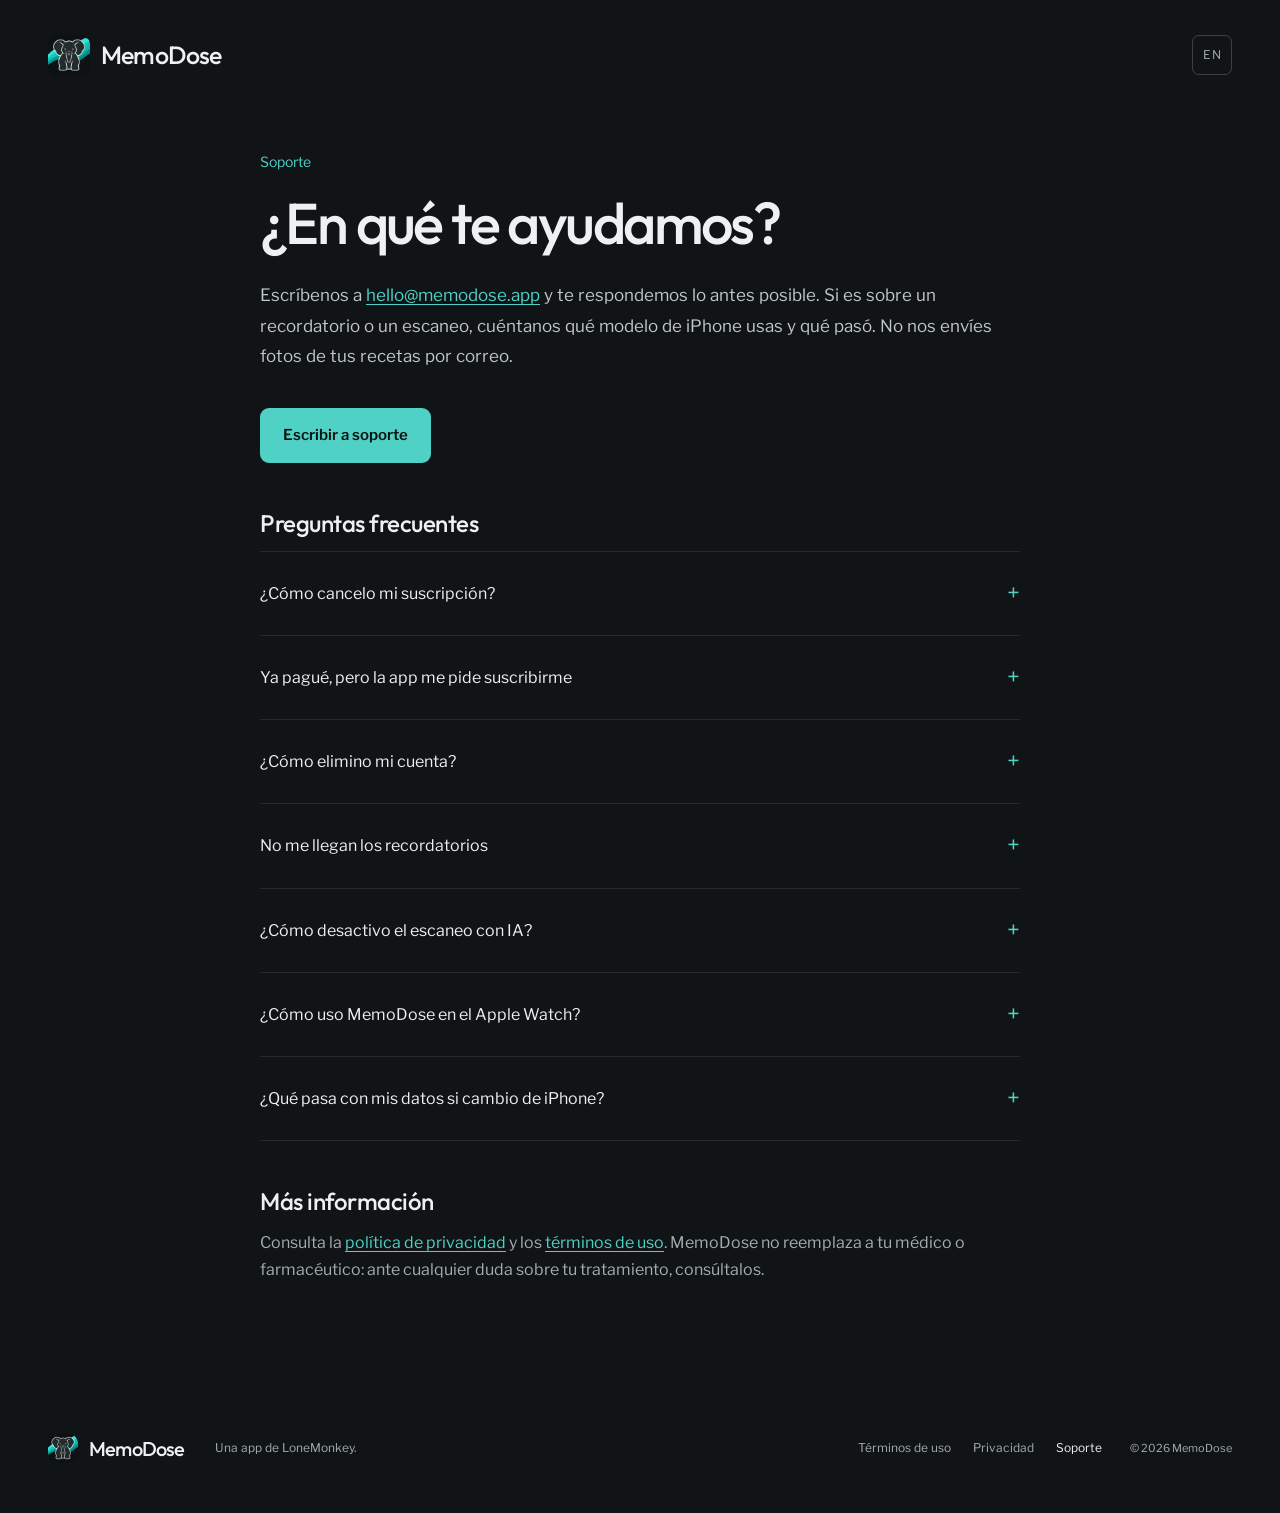
<file: soporte.html>
<!doctype html>
<html lang="es">
<head>
  <meta charset="utf-8">
  <meta name="viewport" content="width=device-width, initial-scale=1">
  <meta name="theme-color" content="#101416">
  <meta name="description" content="Ayuda con MemoDose: suscripción, cuenta, recordatorios y Apple Watch.">
  <title>Soporte — MemoDose</title>
  <link rel="canonical" href="https://www.memodose.app/soporte.html">
  <link rel="icon" href="assets/memodose-logo.png">
  <link rel="alternate" hreflang="en" href="https://www.memodose.app/support.html">
  <link rel="stylesheet" href="styles.css">
</head>
<body>
  <a class="skip" href="#contenido">Ir al contenido</a>
  <header class="header wrap">
    <a class="brand" href="./" aria-label="MemoDose, inicio"><img src="assets/memodose-logo.png" alt="" width="42" height="42">MemoDose</a>
    <a class="language-switch" href="support.html" hreflang="en" lang="en">EN</a>
  </header>
  <main id="contenido" class="legal wrap">
    <p class="legal-kicker">Soporte</p>
    <h1>¿En qué te ayudamos?</h1>
    <p class="legal-lead">Escríbenos a <a href="mailto:hello@memodose.app">hello@memodose.app</a> y te respondemos lo antes posible. Si es sobre un recordatorio o un escaneo, cuéntanos qué modelo de iPhone usas y qué pasó. No nos envíes fotos de tus recetas por correo.</p>
    <p><a class="button" href="mailto:hello@memodose.app?subject=Soporte%20MemoDose">Escribir a soporte</a></p>

    <h2>Preguntas frecuentes</h2>
    <div class="questions">
      <details><summary>¿Cómo cancelo mi suscripción?<span aria-hidden="true">+</span></summary><p>En la app, ve a Ajustes → Gestionar suscripción. También puedes hacerlo desde los Ajustes del iPhone → tu nombre → Suscripciones → MemoDose. Si la cancelas, los recordatorios que ya tienes siguen sonando.</p></details>
      <details><summary>Ya pagué, pero la app me pide suscribirme<span aria-hidden="true">+</span></summary><p>Toca «Restaurar compras» en la pantalla de suscripción o en Ajustes. Usa el mismo Apple ID con el que te suscribiste.</p></details>
      <details><summary>¿Cómo elimino mi cuenta?<span aria-hidden="true">+</span></summary><p>En la app, ve a Ajustes → Eliminar cuenta. Se borran tu cuenta y tus datos de forma permanente. Eliminar la cuenta no cancela la suscripción: cancélala aparte en Apple para que no se te cobre.</p></details>
      <details><summary>No me llegan los recordatorios<span aria-hidden="true">+</span></summary><p>Revisa en los Ajustes del iPhone → Notificaciones → MemoDose que las notificaciones estén permitidas. Comprueba también que no tengas activo un modo de concentración que silencie la app.</p></details>
      <details><summary>¿Cómo desactivo el escaneo con IA?<span aria-hidden="true">+</span></summary><p>En la app, ve a Ajustes → Escaneo con IA. Con el escaneo desactivado puedes seguir añadiendo tus medicamentos a mano.</p></details>
      <details><summary>¿Cómo uso MemoDose en el Apple Watch?<span aria-hidden="true">+</span></summary><p>Necesitas MemoDose en tu iPhone y un Apple Watch con watchOS 10 o posterior. Instálala desde la app Watch del iPhone, en la sección de apps disponibles. El reloj muestra las tomas del día y te deja marcarlas, saltarlas o posponerlas.</p></details>
      <details><summary>¿Qué pasa con mis datos si cambio de iPhone?<span aria-hidden="true">+</span></summary><p>Tus medicamentos e historial se guardan en el iPhone, no en nuestros servidores. Pasan al teléfono nuevo si restauras una copia de seguridad o usas la transferencia de iPhone a iPhone.</p></details>
    </div>

    <h2>Más información</h2>
    <p>Consulta la <a href="privacidad.html">política de privacidad</a> y los <a href="https://www.apple.com/legal/internet-services/itunes/dev/stdeula/">términos de uso</a>. MemoDose no reemplaza a tu médico o farmacéutico: ante cualquier duda sobre tu tratamiento, consúltalos.</p>
  </main>
  <footer class="footer wrap"><a class="brand" href="./"><img src="assets/memodose-logo.png" alt="" width="30" height="30">MemoDose</a><span>Una app de LoneMonkey.</span><nav class="footer-links" aria-label="Legal"><a href="https://www.apple.com/legal/internet-services/itunes/dev/stdeula/">Términos de uso</a><a href="privacidad.html">Privacidad</a><a href="soporte.html" aria-current="page">Soporte</a></nav><span class="copyright">© 2026 MemoDose</span></footer>
</body>
</html>
</file>
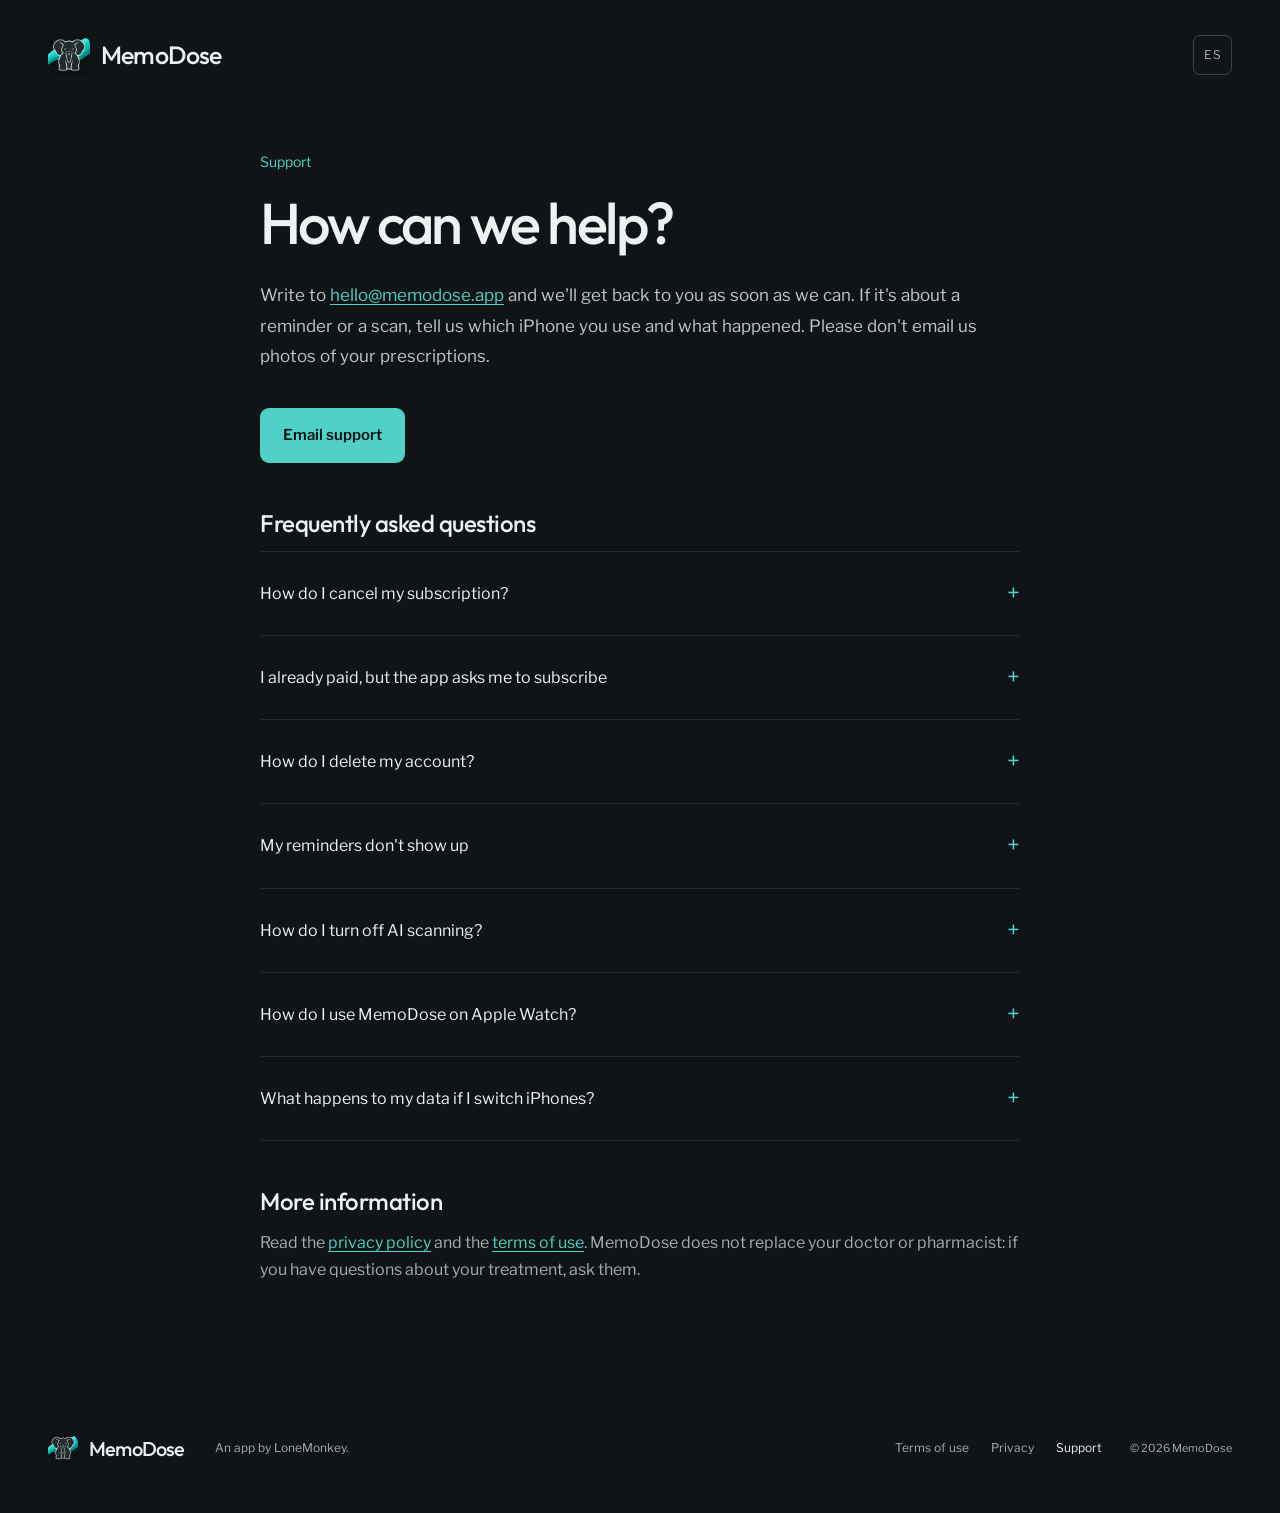
<file: support.html>
<!doctype html>
<html lang="en">
<head>
  <meta charset="utf-8">
  <meta name="viewport" content="width=device-width, initial-scale=1">
  <meta name="theme-color" content="#101416">
  <meta name="description" content="MemoDose help: subscription, account, reminders and Apple Watch.">
  <title>Support — MemoDose</title>
  <link rel="canonical" href="https://www.memodose.app/support.html">
  <link rel="icon" href="assets/memodose-logo.png">
  <link rel="alternate" hreflang="es" href="https://www.memodose.app/soporte.html">
  <link rel="stylesheet" href="styles.css">
</head>
<body>
  <a class="skip" href="#content">Skip to content</a>
  <header class="header wrap">
    <a class="brand" href="./" aria-label="MemoDose, home"><img src="assets/memodose-logo.png" alt="" width="42" height="42">MemoDose</a>
    <a class="language-switch" href="soporte.html" hreflang="es" lang="es">ES</a>
  </header>
  <main id="content" class="legal wrap">
    <p class="legal-kicker">Support</p>
    <h1>How can we help?</h1>
    <p class="legal-lead">Write to <a href="mailto:hello@memodose.app">hello@memodose.app</a> and we'll get back to you as soon as we can. If it's about a reminder or a scan, tell us which iPhone you use and what happened. Please don't email us photos of your prescriptions.</p>
    <p><a class="button" href="mailto:hello@memodose.app?subject=MemoDose%20support">Email support</a></p>

    <h2>Frequently asked questions</h2>
    <div class="questions">
      <details><summary>How do I cancel my subscription?<span aria-hidden="true">+</span></summary><p>In the app, go to Settings → Manage subscription. You can also do it from your iPhone Settings → your name → Subscriptions → MemoDose. If you cancel, the reminders you already have keep ringing.</p></details>
      <details><summary>I already paid, but the app asks me to subscribe<span aria-hidden="true">+</span></summary><p>Tap "Restore purchases" on the subscription screen or in Settings. Use the same Apple ID you subscribed with.</p></details>
      <details><summary>How do I delete my account?<span aria-hidden="true">+</span></summary><p>In the app, go to Settings → Delete account. Your account and data are permanently erased. Deleting your account does not cancel your subscription: cancel it separately with Apple so you aren't charged.</p></details>
      <details><summary>My reminders don't show up<span aria-hidden="true">+</span></summary><p>In your iPhone Settings → Notifications → MemoDose, check that notifications are allowed. Also check that no Focus mode is silencing the app.</p></details>
      <details><summary>How do I turn off AI scanning?<span aria-hidden="true">+</span></summary><p>In the app, go to Settings → AI scanning. With scanning off, you can still add your medications manually.</p></details>
      <details><summary>How do I use MemoDose on Apple Watch?<span aria-hidden="true">+</span></summary><p>You need MemoDose on your iPhone and an Apple Watch with watchOS 10 or later. Install it from the Watch app on your iPhone, under available apps. The watch shows today's doses and lets you mark them as taken, skip them or snooze them.</p></details>
      <details><summary>What happens to my data if I switch iPhones?<span aria-hidden="true">+</span></summary><p>Your medications and history are stored on your iPhone, not on our servers. They move to your new phone if you restore a backup or use iPhone-to-iPhone transfer.</p></details>
    </div>

    <h2>More information</h2>
    <p>Read the <a href="privacy.html">privacy policy</a> and the <a href="https://www.apple.com/legal/internet-services/itunes/dev/stdeula/">terms of use</a>. MemoDose does not replace your doctor or pharmacist: if you have questions about your treatment, ask them.</p>
  </main>
  <footer class="footer wrap"><a class="brand" href="./"><img src="assets/memodose-logo.png" alt="" width="30" height="30">MemoDose</a><span>An app by LoneMonkey.</span><nav class="footer-links" aria-label="Legal"><a href="https://www.apple.com/legal/internet-services/itunes/dev/stdeula/">Terms of use</a><a href="privacy.html">Privacy</a><a href="support.html" aria-current="page">Support</a></nav><span class="copyright">© 2026 MemoDose</span></footer>
</body>
</html>
</file>
<file: styles.css>
@import url('https://fonts.googleapis.com/css2?family=Libre+Franklin:wght@400;450;500;550;600;650;700&family=Outfit:wght@400;450;500;550;600;650;700&display=swap');

:root{color-scheme:dark;--bg:#101416;--deep:#0b0e10;--card:#192022;--text:#eef1f2;--muted:#a4adaf;--teal:#4fd1c5;--amber:#f2a03d;--green:#7fd18f;--line:#ffffff17;--display:'Outfit',sans-serif;--body:'Libre Franklin',sans-serif}
*{box-sizing:border-box}html{scroll-behavior:smooth;scroll-padding-top:32px}body{margin:0;background:var(--bg);color:var(--text);font:16px/1.7 var(--body);-webkit-font-smoothing:antialiased}a{color:inherit;text-decoration:none}button{font:inherit}button,a,summary{-webkit-tap-highlight-color:transparent}button:focus-visible,a:focus-visible,summary:focus-visible{outline:3px solid var(--teal);outline-offset:6px}img{display:block;max-width:100%}h1,h2,h3,p{margin:0}h1,h2,h3{font-family:var(--display);font-weight:500;line-height:1.08}h2{font-size:clamp(2rem,4vw,3.5rem);letter-spacing:-.04em}p{color:var(--muted)}.wrap{width:min(1216px,calc(100% - 96px));margin-inline:auto}.skip{position:fixed;z-index:20;top:12px;left:12px;padding:10px 20px;background:var(--teal);color:var(--deep);transform:translateY(-160%)}.skip:focus{transform:none}.header{height:110px;display:flex;align-items:center;justify-content:space-between;gap:24px}.brand{display:flex;align-items:center;gap:11px;font:500 25px var(--display);letter-spacing:-.8px}.brand img{border-radius:11px}.header nav{display:flex;gap:32px;font-size:14px;color:#c0c7c9}.header nav a:hover,.footer a:hover{color:var(--teal)}.button{display:inline-flex;justify-content:center;align-items:center;gap:36px;padding:15px 23px;background:var(--teal);color:#08120f;border-radius:9px;font-size:15px;font-weight:600;transition:background .2s,transform .2s}.button:hover{background:#78dfd5;transform:translateY(-2px)}.button span{font-size:21px;line-height:1}.button-small{padding:11px 16px;background:transparent;border:1px solid #ffffff30;color:var(--text);font-size:13px;gap:20px}.button-small:hover{color:var(--deep)}.hero{display:grid;grid-template-columns:1.05fr 1fr;align-items:center;min-height:720px;padding:46px 0 70px;gap:40px}.availability{display:flex;align-items:center;gap:10px;font-size:14px;margin-bottom:27px;color:#c0c9c9}.availability>span,.launch-status>span{width:7px;height:7px;background:var(--teal);border-radius:50%;display:inline-block}.hero h1{font-size:clamp(3.3rem,5.5vw,5rem);letter-spacing:-.058em;line-height:1.025;margin-left:-3px}.intro{margin-top:29px;font-size:17px;line-height:1.8}.hero-actions{display:flex;align-items:center;gap:22px;margin-top:33px}.coming{font-size:13px;max-width:110px;line-height:1.6;color:var(--muted)}.hero-footnote{font-size:12px;color:#9ca7a9;margin-top:26px;display:flex;align-items:center;gap:8px}.mini-check{color:var(--teal);font-size:16px}.hero-visual{position:relative;display:flex;flex-direction:column;align-items:center;isolation:isolate;padding:12px 0 0}.orbit{border:1px solid #4fd1c517;position:absolute;z-index:-1;width:470px;height:470px;border-radius:50%;top:70px}.orbit-two{width:580px;height:580px;top:16px;border-color:#4fd1c50a}.phone{position:relative;background:#101416;border:6px solid #343b3d;outline:1px solid #65717366;border-radius:47px;width:304px;box-shadow:25px 34px 70px #0007;transform:rotate(3deg);overflow:hidden}.phone-top{height:53px;display:flex;justify-content:space-between;align-items:center;padding:0 23px;font-size:12px;font-weight:600;position:relative}.island{width:87px;height:23px;background:#050708;border-radius:20px;position:absolute;top:11px;left:50%;transform:translateX(-50%)}.phone-content{padding:5px 20px 0}.app-heading{display:flex;justify-content:space-between;align-items:center}.app-heading h2{font-size:29px;letter-spacing:-1px}.app-heading p{font-size:12px;margin-top:3px}.app-heading img{border-radius:50%;width:37px;height:37px}.progress-card{display:flex;align-items:center;gap:17px;margin:25px 0 22px}.ring{flex-shrink:0;width:98px;height:98px;background:conic-gradient(var(--green) 0 33.3%,var(--amber) 33.3% 66.6%,#303739 66.6%);border-radius:50%;padding:8px;transform:rotate(-90deg)}.ring>div{border-radius:50%;background:var(--bg);height:100%;display:flex;align-items:center;justify-content:center;flex-direction:column;transform:rotate(90deg)}.ring strong{font:500 30px var(--display)}.ring span{font-size:10px;color:var(--muted)}.progress-card>div>strong{font:500 18px var(--display)}.progress-card p{font-size:11px;margin:3px 0 8px}.legend{font-size:9px;color:var(--muted);white-space:nowrap}.legend span{display:inline-block;width:5px;height:5px;background:var(--green);border-radius:50%;margin-right:4px}.due-card{padding:15px;background:#f2a03d13;border:1px solid #f2a03d5c;border-radius:15px}.due-label{display:flex;align-items:center;font-size:11px;gap:6px;color:#f5cc95}.due-label>span:last-child{margin-left:auto}.status-dot{width:5px;height:5px;border-radius:50%;background:var(--amber)}.due-card h3{font-size:20px;letter-spacing:-.3px;margin:13px 0 4px}.due-card p{font-size:11px}.due-card button{display:flex;align-items:center;justify-content:center;gap:10px;background:var(--amber);color:#1b1306;width:100%;margin-top:15px;border:0;border-radius:8px;font-size:11px;font-weight:650;padding:10px 4px;cursor:pointer}.due-card.is-taken{border-color:#7fd18f70;background:#7fd18f10}.due-card.is-taken button{background:var(--green)}.due-card.is-taken .due-label{color:var(--green)}.due-card.is-taken .status-dot{background:var(--green)}.schedule-heading{display:flex;justify-content:space-between;font-size:11px;margin-top:22px;margin-bottom:5px}.schedule-heading span{color:var(--muted)}.schedule-row{display:flex;align-items:center;gap:11px;border-bottom:1px solid var(--line);padding:11px 0}.schedule-row>span:first-child{font:400 15px var(--display);color:var(--muted)}.schedule-row strong{display:block;font-weight:500;font-size:10px}.schedule-row small{display:block;font-size:9px;color:var(--muted)}.taken-check{margin-left:auto;color:var(--green);font-size:12px}.later-dot{margin-left:auto;width:6px;height:6px;background:#536063;border-radius:50%}.app-tabs{display:flex;justify-content:space-around;margin:18px -8px 11px;color:#929da0}.app-tabs>span{text-align:center;font-size:20px;line-height:1.2}.app-tabs small{display:block;font-size:9px;margin-top:4px}.app-tabs .active{color:var(--teal)}.home-indicator{width:90px;height:4px;background:#e8eded;border-radius:3px;margin:8px auto}.scan-note{z-index:2;position:absolute;top:80px;left:-18px;display:flex;align-items:center;gap:12px;padding:15px 17px;background:#202a2c;border:1px solid #ffffff21;border-radius:13px;box-shadow:0 12px 28px #0004;transform:rotate(-4deg)}.scan-icon{font-size:32px;line-height:1;color:var(--teal)}.scan-note strong{display:block;font-size:12px;font-weight:550}.scan-note div>span{display:block;font-size:10px;color:#aebbbc}.check-circle{display:grid;place-items:center;width:21px;height:21px;border-radius:50%;background:#4fd1c526;color:var(--teal);font-size:11px}.demo-caption{font-size:11px;text-align:center;margin-top:23px;color:#8b9699}.formats{padding:28px 0;border-block:1px solid var(--line);display:flex;justify-content:space-between;align-items:center;gap:26px;font-size:13px}.formats>span{color:var(--muted)}.formats ul{list-style:none;display:flex;gap:30px;padding:0;margin:0}.formats li{display:flex;align-items:center;gap:10px}.formats li:before{content:'+';color:var(--teal);font-size:17px}.section{padding-block:110px}.section-heading{display:flex;justify-content:space-between;align-items:end;margin-bottom:52px}.section-heading p{font-size:16px;padding-bottom:5px}.steps{display:grid;grid-template-columns:repeat(3,1fr);gap:32px}.step-visual{height:250px;background:var(--card);position:relative;border-radius:18px;overflow:hidden;display:flex;align-items:center;justify-content:center}.step-title{display:flex;gap:12px;align-items:center;margin:26px 0 12px}.step-title>span{font:400 13px var(--display);display:grid;place-items:center;width:25px;height:25px;border-radius:50%;border:1px solid #4fd1c54a;color:var(--teal)}.step h3{font-size:27px;letter-spacing:-.6px}.step>p{font-size:14px;line-height:1.85;max-width:33ch}.paper{width:160px;height:196px;background:#e3e9e4;color:#283d36;padding:19px;transform:rotate(-9deg);box-shadow:0 7px 20px #0003}.paper>span{font:500 12px var(--body)}.handwriting{font:italic 22px/1.3 Georgia,serif;transform:rotate(-3deg);margin:20px 0 15px;color:#52655d}.paper i{display:block;width:100%;height:2px;margin-top:8px;background:#7c8f8140}.paper i:last-child{width:62%}.scan-corners{position:absolute;width:204px;height:161px;border:1px solid #4fd1c55c;border-radius:9px;background:linear-gradient(transparent 49%,#4fd1c570 50%,transparent 51%)}.visual-chip{position:absolute;bottom:19px;background:#243b37;color:#9be3d5;padding:4px 12px;font-size:10px;border-radius:30px}.review-sheet{width:260px;border:1px solid #ffffff20;border-radius:13px;padding:17px;background:#101416;transform:rotate(4deg)}.review-sheet>div:first-child{display:flex;justify-content:space-between;font-size:12px}.review-sheet>div:first-child>span{color:var(--teal)}.review-sheet p{padding:10px 0;border-bottom:1px solid var(--line);font-size:11px;display:flex;justify-content:space-between}.review-highlight{color:#f5cc95}.review-highlight>span{background:#f2a03d20;padding:1px 8px;border-radius:4px}.review-confirm{text-align:center;background:var(--teal);color:var(--deep);font-size:11px;border-radius:5px;margin-top:12px;padding:5px}.notification-visual{flex-direction:column;background:#1b292a}.big-time{font:400 74px var(--display);color:#4fd1c542;line-height:1;margin-top:-23px;letter-spacing:-4px}.notification{background:#324144;border:1px solid #ffffff20;display:flex;gap:10px;align-items:center;padding:15px;border-radius:14px;width:88%;margin-top:12px;transform:rotate(-3deg)}.notification img{border-radius:9px}.notification>div{flex:1}.notification div>span{display:flex;justify-content:space-between;color:#c9d7d6;font-size:10px}.notification small{font-size:9px;color:var(--muted)}.notification strong{font-size:12px;display:block;margin-top:2px}.notification p{font-size:10px;color:#b6c4c4}.daily-section{background:#161d1f;border-block:1px solid var(--line);padding:90px 0}.daily-grid{display:grid;grid-template-columns:1fr 1fr;gap:70px;align-items:center}.daily-copy h2{font-size:clamp(2rem,3.5vw,3rem)}.daily-copy>p{max-width:42ch;margin-top:24px;font-size:15px}.benefits{list-style:none;padding:0;margin:26px 0 0;font-size:14px;display:grid;gap:13px}.benefits span{color:var(--teal);margin-right:10px}.day-timeline{padding:12px 0 12px 12px}.timeline-date{display:flex;justify-content:space-between;font-size:13px;margin-bottom:30px}.timeline-date>span{color:var(--muted)}.timeline-item{position:relative;display:flex;align-items:center;gap:18px;min-height:102px;padding:20px 0 20px 34px}.timeline-node{position:absolute;left:-7px;width:15px;height:15px;border-radius:50%;background:#3c494b;border:4px solid #161d1f;box-shadow:0 0 0 1px #3c494b;z-index:1;font-size:10px;display:grid;place-items:center;line-height:1}.timeline-item:before{content:'';position:absolute;left:0;top:0;bottom:0;width:1px;background:#ffffff1a}.timeline-item:first-of-type:before{top:50%}.timeline-item:last-child:before{bottom:50%}.timeline-item time{font:400 22px var(--display);color:#aab6b6}.timeline-item h3{font-family:var(--body);font-size:13px;line-height:1.4;font-weight:500}.timeline-item p{font-size:11px;margin-top:4px}.timeline-pill{font-size:10px;padding:3px 8px;border-radius:5px;margin-left:auto;background:#7fd18f16;color:var(--green)}.done .timeline-node{background:var(--green);border:0;color:#101416;box-shadow:none}.current .timeline-node{background:var(--amber);box-shadow:0 0 0 1px var(--amber)}.current .timeline-pill{background:#f2a03d16;color:#f5cc95}.trust{display:flex;align-items:center;justify-content:center;gap:48px;border-bottom:1px solid var(--line)}.trust>img{width:120px;height:120px;border-radius:28px;transform:rotate(-5deg)}.trust h2{font-size:34px}.trust p{max-width:60ch;font-size:14px;margin-top:18px}.faq{display:grid;grid-template-columns:1fr 1.35fr;gap:65px}.faq>div>p{font-size:14px;margin-top:21px}.questions details{border-bottom:1px solid var(--line)}.questions details:first-child{border-top:1px solid var(--line)}.questions summary{display:flex;justify-content:space-between;align-items:center;gap:20px;list-style:none;cursor:pointer;font-size:15px;padding:22px 0}.questions summary::-webkit-details-marker{display:none}.questions summary>span{color:var(--teal);font-size:23px;font-weight:400;transition:transform .2s}.questions details[open] summary>span{transform:rotate(45deg)}.questions details>p{padding:0 35px 23px 0;font-size:14px;line-height:1.9}.closing{border:1px solid #4fd1c51f;background:#192725;border-radius:25px;text-align:center;padding:62px 24px;position:relative;overflow:hidden}.closing>img{margin:0 auto 24px;border-radius:15px}.closing h2{font-size:clamp(2.5rem,4.5vw,4rem);letter-spacing:-.045em}.closing>p{margin-top:18px;font-size:16px;color:#b8c9c4}.launch-status{display:inline-flex;align-items:center;gap:11px;padding:12px 21px;background:#4fd1c514;color:#b8e8db;border:1px solid #4fd1c52e;border-radius:8px;font-size:14px;margin-top:29px}.closing>a{display:block;width:fit-content;margin:23px auto 0;font-size:12px;color:#b8c9c4}.closing>a:hover{color:var(--teal)}.closing>a>span{margin-left:8px}.footer{min-height:130px;display:flex;align-items:center;gap:28px;font-size:12px;color:var(--muted)}.footer .brand{font-size:20px;color:var(--text);margin-right:2px}.footer>a:not(.brand){margin-left:auto}.copyright{font-size:11px}
@media(min-width:1500px){.hero{min-height:780px}.hero h1{font-size:86px}.hero-visual{transform:scale(1.05)}}
@media(max-width:1100px){.wrap{width:calc(100% - 64px)}.header nav{gap:20px}.hero{gap:20px}.hero h1{font-size:64px}.scan-note{left:-5px;top:90px;padding:12px}.orbit-one{width:380px;height:380px;top:90px}.orbit-two{width:440px;height:440px;top:60px}.formats{flex-direction:column;gap:12px}.steps{gap:22px}.step-visual{height:225px}.review-sheet{width:85%;padding:14px}.daily-grid{gap:38px}.timeline-item{gap:12px;padding-left:24px}.timeline-item h3{font-size:12px}.timeline-pill{display:none}.faq{gap:45px}.hero-actions{gap:17px}}
@media(max-width:800px){.wrap{width:calc(100% - 40px)}.header{height:86px}.header nav{display:none}.header .button-small{font-size:12px;gap:12px}.brand{font-size:23px}.hero{grid-template-columns:1fr;padding-top:40px;gap:54px;min-height:auto}.hero-copy{text-align:center}.availability,.hero-actions,.hero-footnote{justify-content:center}.hero h1{font-size:clamp(3.25rem,9vw,4.9rem)}.hero h1 br:first-child{display:none}.hero h1 br:first-child:after{content:' '}.intro{font-size:16px}.coming{text-align:left}.hero-visual{max-width:460px;width:100%;margin:auto}.scan-note{left:0;top:90px}.orbit-two{width:min(440px,100%);height:auto;aspect-ratio:1}.orbit-one{width:min(380px,90%);height:auto;aspect-ratio:1}.formats ul{gap:12px 25px;justify-content:center;flex-wrap:wrap}.formats{font-size:12px;text-align:center;padding:24px 0}.section{padding-block:72px}.section-heading{margin-bottom:32px}.section-heading p{font-size:14px}.steps{grid-template-columns:1fr;gap:36px}.step{display:grid;grid-template-columns:1fr 1fr;column-gap:26px;align-items:start}.step-visual{grid-row:1/3;height:230px}.step-title{margin:35px 0 10px;align-self:end}.step>p{font-size:13px}.step h3{font-size:24px}.daily-section{padding:62px 0}.daily-grid{grid-template-columns:1fr;gap:35px}.daily-copy>p{max-width:50ch}.day-timeline{max-width:550px;width:100%;margin:auto}.timeline-item h3{font-size:14px}.timeline-item p{font-size:12px}.timeline-item time{font-size:24px}.timeline-pill{display:block}.trust{gap:25px}.trust h2{font-size:29px}.trust>img{width:85px;height:85px}.trust p{font-size:13px}.faq{grid-template-columns:1fr;gap:30px}.faq h2 br{display:none}.faq>div>p{margin-top:12px}.closing{padding:50px 20px}.footer{flex-wrap:wrap;gap:15px 22px;padding-block:30px;min-height:auto}.footer .brand{margin-right:0}.footer>a:not(.brand){margin-left:auto}.copyright{width:100%;text-align:center}}
@media(max-width:480px){.hero h1{font-size:52px}.header .button-small{padding:9px 11px;font-size:11px}.header .button-small span{display:none}.hero-footnote{font-size:10px;gap:5px}.hero-actions{gap:17px}.hero-visual{padding-top:0}.phone{width:292px}.scan-note{left:-4px;top:79px;font-size:10px;gap:8px;transform:rotate(-4deg) scale(.9);transform-origin:left}.scan-note div>span{font-size:9px}.hero{padding-bottom:45px}.section-heading{align-items:start;gap:20px}.section-heading p{font-size:12px;padding-top:4px}.section-heading h2{font-size:34px}.step{display:block}.step-visual{height:255px}.step-title{margin-top:20px}.step>p{max-width:none;font-size:14px}.steps{gap:36px}.trust{align-items:start;flex-direction:column;gap:22px}.trust>img{width:65px;height:65px;border-radius:16px}.trust h2{font-size:29px}.trust p{font-size:14px}.timeline-item{gap:12px;padding-left:21px}.timeline-item h3{font-size:12px}.timeline-item time{font-size:20px}.timeline-pill{font-size:9px}.questions summary{font-size:14px}.footer>span:not(.copyright){margin-left:auto}.footer>a:not(.brand){margin-left:0}.copyright{width:auto;margin-left:auto}.closing h2{font-size:36px}}
@media(prefers-reduced-motion:reduce){html{scroll-behavior:auto}*,*:before,*:after{transition:none!important}}

/* Keep the product and primary action visible on a laptop screen. */
@media(min-width:801px) and (max-height:850px){
  .header{height:88px}
  .hero{min-height:620px;padding-top:16px;padding-bottom:34px}
  .hero-visual{zoom:.82}
  .hero h1{font-size:clamp(3.3rem,5.1vw,4.4rem)}
  .availability{margin-bottom:23px}
  .intro{margin-top:23px}
  .hero-actions{margin-top:26px}
  .hero-footnote{margin-top:20px}
}

.hero-copy,.hero-visual{min-width:0}
@media(max-width:800px){.hero{grid-template-columns:minmax(0,1fr)}}
@media(max-width:360px){.phone{zoom:.9}.hero h1{font-size:46px}.hero-actions{gap:12px}.hero-actions .button{gap:20px}.hero-footnote{font-size:9px}}
.language-switch{border:1px solid #ffffff30;background:transparent;color:var(--muted);border-radius:7px;padding:9px 10px;font-size:12px;cursor:pointer;letter-spacing:.04em}.language-switch:hover{color:var(--teal);border-color:#4fd1c55c}

/* Footer links: terms, privacy and support. */
.footer-links{display:flex;gap:22px;margin-left:auto}.footer-links a[aria-current]{color:var(--text)}
@media(max-width:800px){.footer-links{margin-left:0;flex-wrap:wrap;gap:10px 18px}}

/* Privacy and support pages. */
.legal{max-width:760px;padding:40px 0 100px}
.legal-kicker{color:var(--teal);font-size:14px;margin-bottom:18px}
.legal h1{font-size:clamp(2.4rem,5vw,3.6rem);letter-spacing:-.045em}
.legal-date{font-size:13px;margin-top:18px}
.legal-lead{font-size:17px;line-height:1.8;margin:26px 0 8px;color:#c0c7c9}
.legal h2{font-size:24px;letter-spacing:-.02em;margin:48px 0 14px}
.legal p+p{margin-top:14px}
.legal ul{color:var(--muted);padding-left:20px;margin:0}.legal li+li{margin-top:10px}
.legal strong{color:var(--text);font-weight:600}
.legal main a,.legal p a,.legal li a{color:var(--teal);text-decoration:underline;text-underline-offset:3px}
.legal .button{color:#08120f;text-decoration:none;margin-top:22px}
.legal-table{overflow-x:auto;margin:6px 0 18px;border:1px solid var(--line);border-radius:12px}
.legal table{width:100%;border-collapse:collapse;font-size:14px;min-width:560px}
.legal th,.legal td{text-align:left;vertical-align:top;padding:14px 16px;border-bottom:1px solid var(--line)}
.legal th{font-weight:600;color:var(--text);background:var(--card)}
.legal td{color:var(--muted)}.legal tr:last-child td{border-bottom:0}
.legal .questions summary{font-size:16px}
@media(max-width:800px){.legal{padding:16px 0 70px}.legal-lead{font-size:16px}.legal h2{font-size:21px;margin-top:40px}}
</file>
